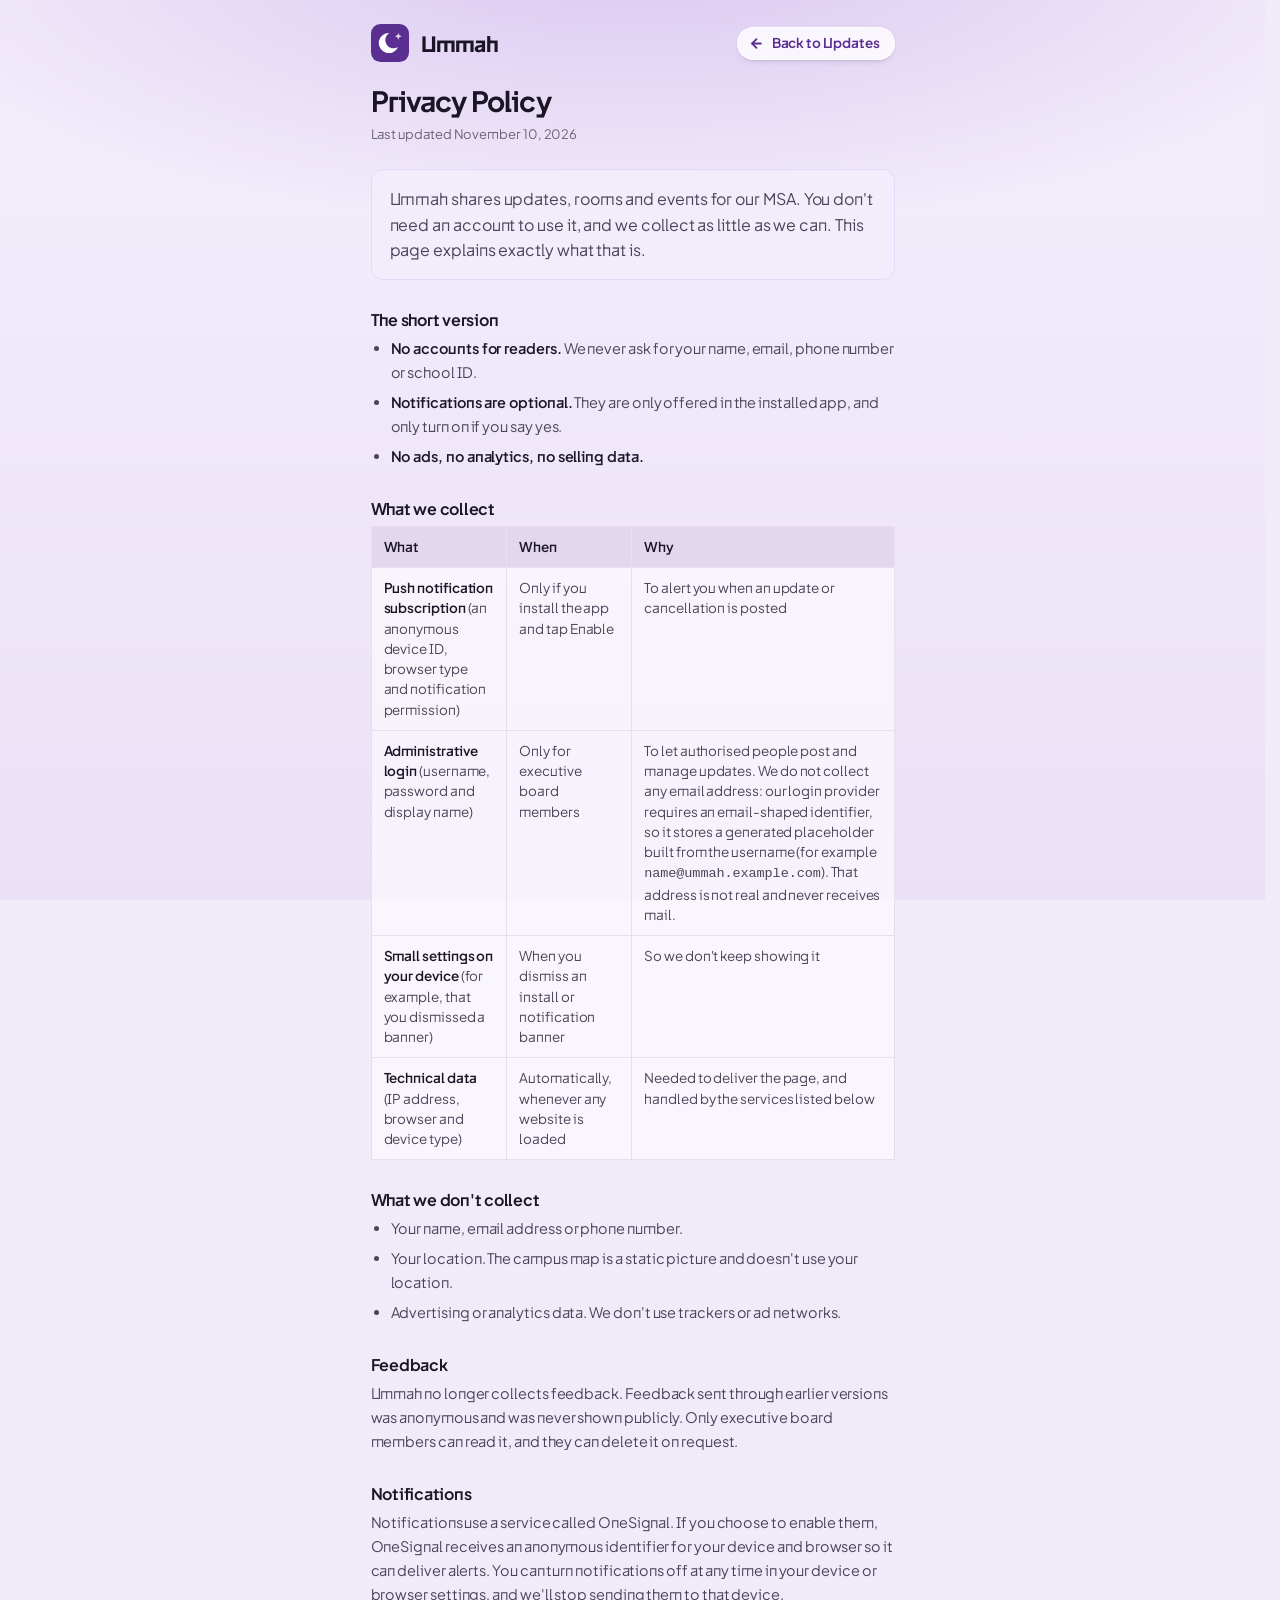
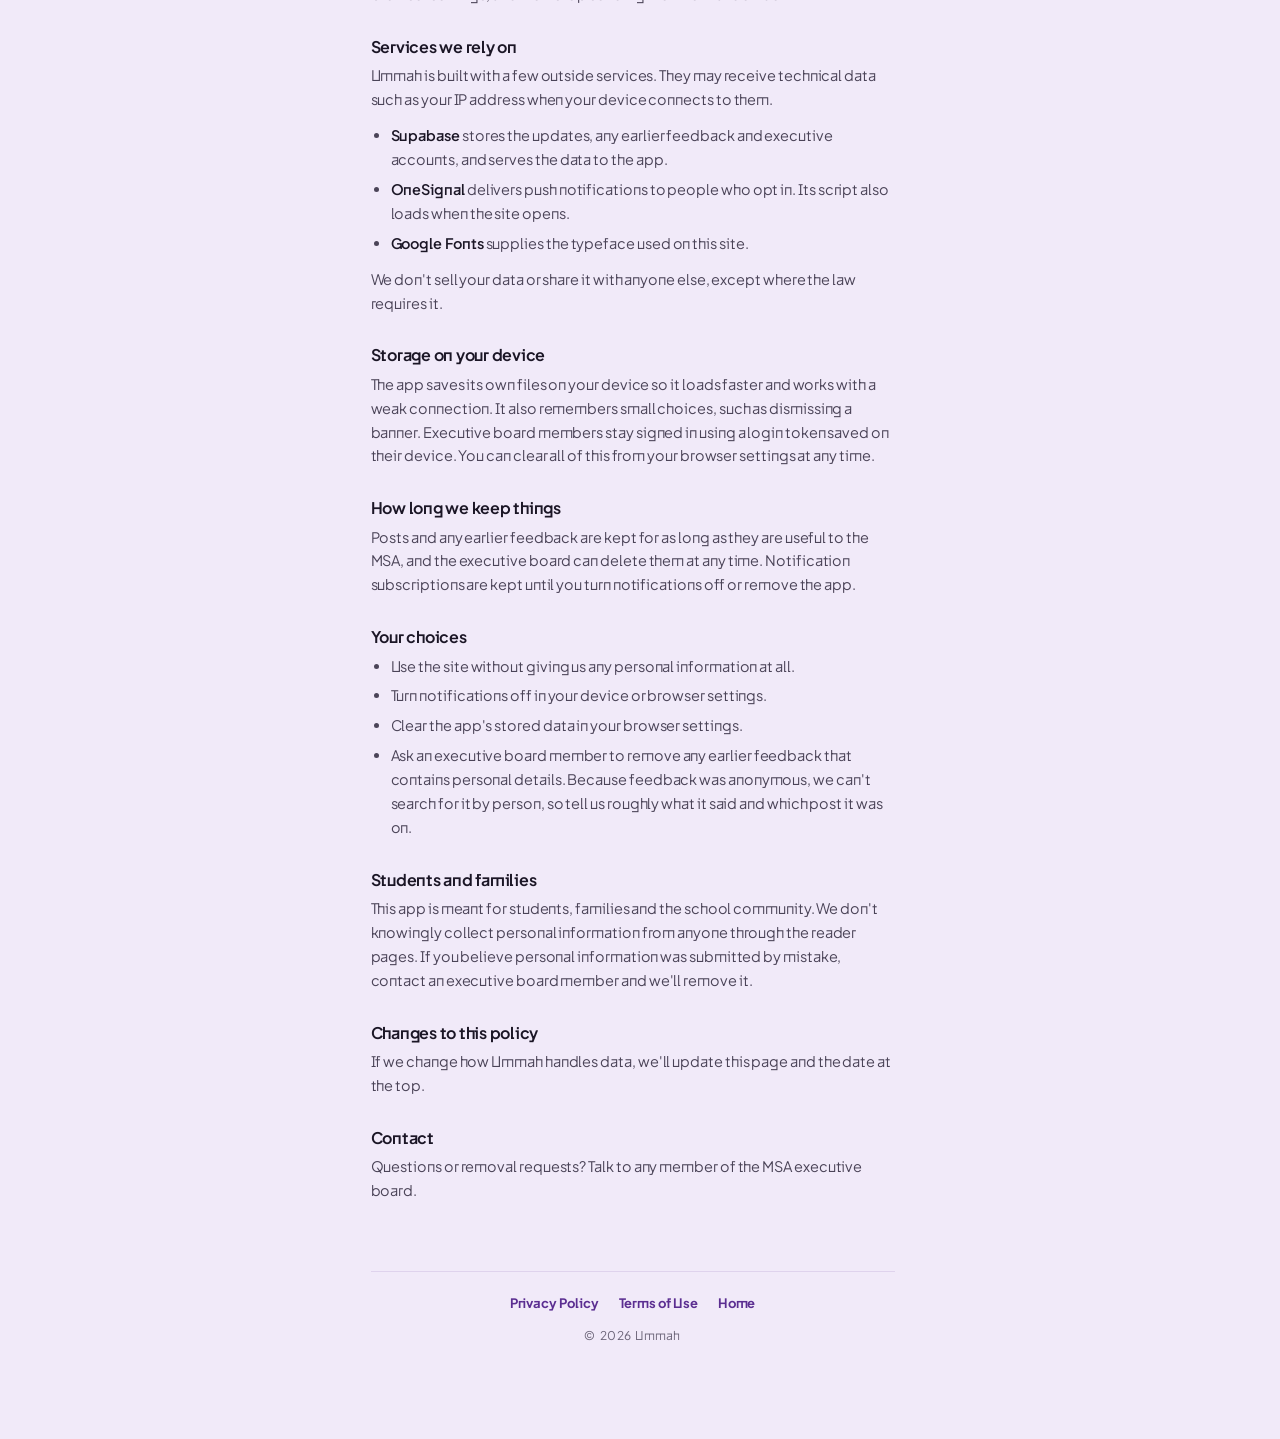
<file: privacy.html>
<!DOCTYPE html>
<html lang="en">
<head>
<meta charset="utf-8">
<meta name="viewport" content="width=device-width, initial-scale=1, viewport-fit=cover">
<title>Privacy Policy — Ummah</title>
<meta name="description" content="How Ummah handles your data: what we collect, why, and the choices you have.">
<link rel="stylesheet" href="assets/css/app.css?v=113">
<link rel="icon" type="image/svg+xml" href="assets/icons/logo.svg">
<link rel="icon" href="assets/icons/icon-192.png">
<meta name="theme-color" content="#5b2e91">
</head>
<body>
<div class="app">
  <header class="app-header">
    <a href="index.html" class="app-title" aria-label="Ummah" style="text-decoration:none;color:inherit"><span class="app-name">Ummah</span></a>
    <a href="index.html" class="back-link"><svg width="15" height="15" viewBox="0 0 24 24" fill="none" stroke="currentColor" stroke-width="2.75" stroke-linecap="round" stroke-linejoin="round" aria-hidden="true"><path d="m12 19-7-7 7-7"/><path d="M19 12H5"/></svg>Back to Updates</a>
  </header>

  <main class="legal">
    <h1>Privacy Policy</h1>
    <p class="legal-meta">Last updated November 10, 2026</p>

    <p class="legal-lede">Ummah shares updates, rooms and events for our MSA. You don't need an account to use it, and we collect as little as we can. This page explains exactly what that is.</p>

    <h2>The short version</h2>
    <ul>
      <li><strong>No accounts for readers.</strong> We never ask for your name, email, phone number or school ID.</li>
      <li><strong>Notifications are optional.</strong> They are only offered in the installed app, and only turn on if you say yes.</li>
      <li><strong>No ads, no analytics, no selling data.</strong></li>
    </ul>

    <h2>What we collect</h2>
    <table>
      <thead><tr><th>What</th><th>When</th><th>Why</th></tr></thead>
      <tbody>
        <tr><td data-label="What"><strong>Push notification subscription</strong> (an anonymous device ID, browser type and notification permission)</td><td data-label="When">Only if you install the app and tap Enable</td><td data-label="Why">To alert you when an update or cancellation is posted</td></tr>
        <tr><td data-label="What"><strong>Administrative login</strong> (username, password and display name)</td><td data-label="When">Only for executive board members</td><td data-label="Why">To let authorised people post and manage updates. We do not collect any email address: our login provider requires an email-shaped identifier, so it stores a generated placeholder built from the username (for example <code>name@ummah.example.com</code>). That address is not real and never receives mail.</td></tr>
        <tr><td data-label="What"><strong>Small settings on your device</strong> (for example, that you dismissed a banner)</td><td data-label="When">When you dismiss an install or notification banner</td><td data-label="Why">So we don't keep showing it</td></tr>
        <tr><td data-label="What"><strong>Technical data</strong> (IP address, browser and device type)</td><td data-label="When">Automatically, whenever any website is loaded</td><td data-label="Why">Needed to deliver the page, and handled by the services listed below</td></tr>
      </tbody>
    </table>

    <h2>What we don't collect</h2>
    <ul>
      <li>Your name, email address or phone number.</li>
      <li>Your location. The campus map is a static picture and doesn't use your location.</li>
      <li>Advertising or analytics data. We don't use trackers or ad networks.</li>
    </ul>

    <h2>Feedback</h2>
    <p>Ummah no longer collects feedback. Feedback sent through earlier versions was anonymous and was never shown publicly. Only executive board members can read it, and they can delete it on request.</p>

    <h2>Notifications</h2>
    <p>Notifications use a service called OneSignal. If you choose to enable them, OneSignal receives an anonymous identifier for your device and browser so it can deliver alerts. You can turn notifications off at any time in your device or browser settings, and we'll stop sending them to that device.</p>

    <h2>Services we rely on</h2>
    <p>Ummah is built with a few outside services. They may receive technical data such as your IP address when your device connects to them.</p>
    <ul>
      <li><strong>Supabase</strong> stores the updates, any earlier feedback and executive accounts, and serves the data to the app.</li>
      <li><strong>OneSignal</strong> delivers push notifications to people who opt in. Its script also loads when the site opens.</li>
      <li><strong>Google Fonts</strong> supplies the typeface used on this site.</li>
    </ul>
    <p>We don't sell your data or share it with anyone else, except where the law requires it.</p>

    <h2>Storage on your device</h2>
    <p>The app saves its own files on your device so it loads faster and works with a weak connection. It also remembers small choices, such as dismissing a banner. Executive board members stay signed in using a login token saved on their device. You can clear all of this from your browser settings at any time.</p>

    <h2>How long we keep things</h2>
    <p>Posts and any earlier feedback are kept for as long as they are useful to the MSA, and the executive board can delete them at any time. Notification subscriptions are kept until you turn notifications off or remove the app.</p>

    <h2>Your choices</h2>
    <ul>
      <li>Use the site without giving us any personal information at all.</li>
      <li>Turn notifications off in your device or browser settings.</li>
      <li>Clear the app's stored data in your browser settings.</li>
      <li>Ask an executive board member to remove any earlier feedback that contains personal details. Because feedback was anonymous, we can't search for it by person, so tell us roughly what it said and which post it was on.</li>
    </ul>

    <h2>Students and families</h2>
    <p>This app is meant for students, families and the school community. We don't knowingly collect personal information from anyone through the reader pages. If you believe personal information was submitted by mistake, contact an executive board member and we'll remove it.</p>

    <h2>Changes to this policy</h2>
    <p>If we change how Ummah handles data, we'll update this page and the date at the top.</p>

    <h2>Contact</h2>
    <p>Questions or removal requests? Talk to any member of the MSA executive board.</p>
  </main>

  <footer class="app-footer">
    <nav class="footer-links" aria-label="Footer">
      <a href="privacy.html">Privacy Policy</a>
      <a href="terms.html">Terms of Use</a>
      <a href="index.html">Home</a>
    </nav>
    <p class="footer-copy">© 2026 Ummah</p>
  </footer>
</div>
</body>
</html>
</file>
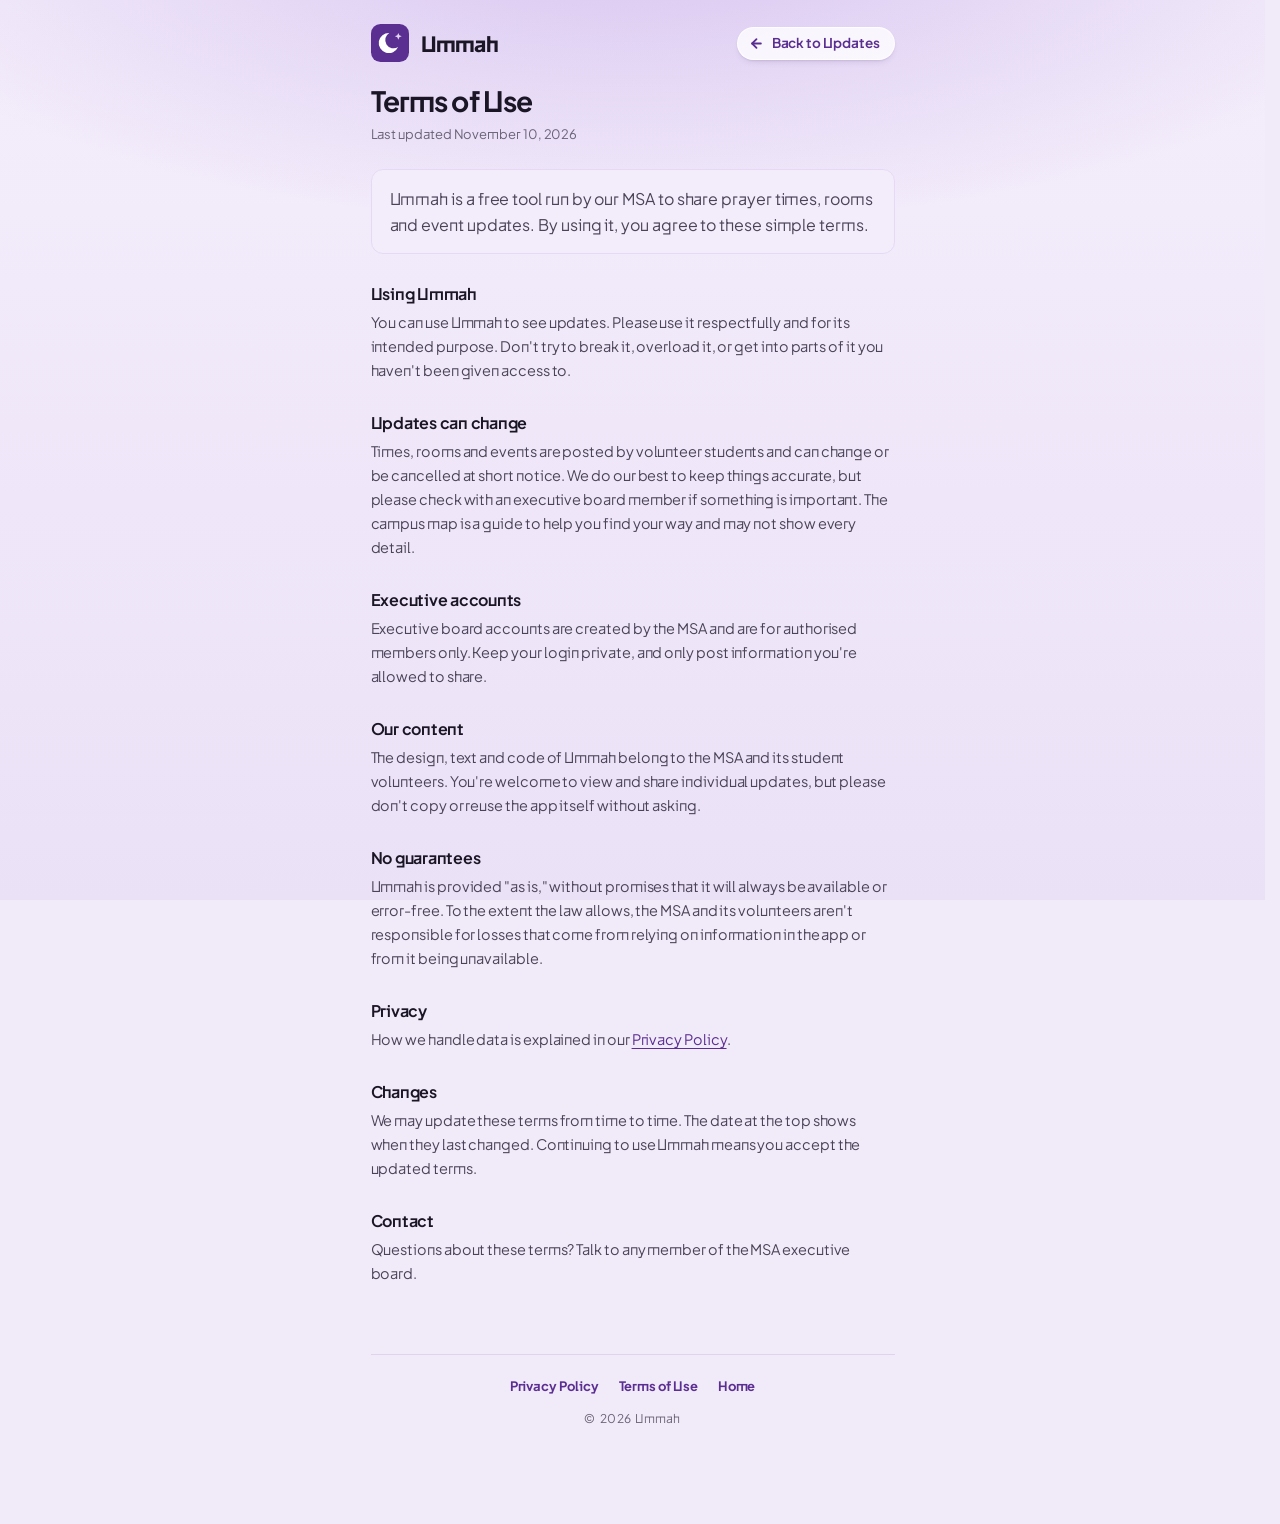
<file: terms.html>
<!DOCTYPE html>
<html lang="en">
<head>
<meta charset="utf-8">
<meta name="viewport" content="width=device-width, initial-scale=1, viewport-fit=cover">
<title>Terms of Use — Ummah</title>
<meta name="description" content="The simple ground rules for using Ummah.">
<link rel="stylesheet" href="assets/css/app.css?v=113">
<link rel="icon" type="image/svg+xml" href="assets/icons/logo.svg">
<link rel="icon" href="assets/icons/icon-192.png">
<meta name="theme-color" content="#5b2e91">
</head>
<body>
<div class="app">
  <header class="app-header">
    <a href="index.html" class="app-title" aria-label="Ummah" style="text-decoration:none;color:inherit"><span class="app-name">Ummah</span></a>
    <a href="index.html" class="back-link"><svg width="15" height="15" viewBox="0 0 24 24" fill="none" stroke="currentColor" stroke-width="2.75" stroke-linecap="round" stroke-linejoin="round" aria-hidden="true"><path d="m12 19-7-7 7-7"/><path d="M19 12H5"/></svg>Back to Updates</a>
  </header>

  <main class="legal">
    <h1>Terms of Use</h1>
    <p class="legal-meta">Last updated November 10, 2026</p>

    <p class="legal-lede">Ummah is a free tool run by our MSA to share prayer times, rooms and event updates. By using it, you agree to these simple terms.</p>

    <h2>Using Ummah</h2>
    <p>You can use Ummah to see updates. Please use it respectfully and for its intended purpose. Don't try to break it, overload it, or get into parts of it you haven't been given access to.</p>

    <h2>Updates can change</h2>
    <p>Times, rooms and events are posted by volunteer students and can change or be cancelled at short notice. We do our best to keep things accurate, but please check with an executive board member if something is important. The campus map is a guide to help you find your way and may not show every detail.</p>

    <h2>Executive accounts</h2>
    <p>Executive board accounts are created by the MSA and are for authorised members only. Keep your login private, and only post information you're allowed to share.</p>

    <h2>Our content</h2>
    <p>The design, text and code of Ummah belong to the MSA and its student volunteers. You're welcome to view and share individual updates, but please don't copy or reuse the app itself without asking.</p>

    <h2>No guarantees</h2>
    <p>Ummah is provided "as is," without promises that it will always be available or error-free. To the extent the law allows, the MSA and its volunteers aren't responsible for losses that come from relying on information in the app or from it being unavailable.</p>

    <h2>Privacy</h2>
    <p>How we handle data is explained in our <a href="privacy.html">Privacy Policy</a>.</p>

    <h2>Changes</h2>
    <p>We may update these terms from time to time. The date at the top shows when they last changed. Continuing to use Ummah means you accept the updated terms.</p>

    <h2>Contact</h2>
    <p>Questions about these terms? Talk to any member of the MSA executive board.</p>
  </main>

  <footer class="app-footer">
    <nav class="footer-links" aria-label="Footer">
      <a href="privacy.html">Privacy Policy</a>
      <a href="terms.html">Terms of Use</a>
      <a href="index.html">Home</a>
    </nav>
    <p class="footer-copy">© 2026 Ummah</p>
  </footer>
</div>
</body>
</html>
</file>
<file: assets/css/app.css>
/* Ummah — styles */
@import url('https://fonts.googleapis.com/css2?family=Plus+Jakarta+Sans:wght@300..800&display=swap');

:root {
  --ink: #1b1626;
  --ink-2: #4b4458;
  --ink-3: #7a7388;
  --bg: #f7f3fc;          /* very light purple page */
  --surface: #ffffff;
  --surface-2: #f0eaf8;
  --line: #e7def2;
  --line-2: #d6cbe6;

  --brand: #5b2e91;       /* the original dark purple */
  --brand-600: #4c2579;
  --brand-50: #f3edfb;
  --brand-100: #e6d9f5;
  --on-brand: #ffffff;

  --danger: #c0392b;
  --hero-bg: #5b2e91;
  --hero-border: transparent;
  --shimmer: rgba(255, 255, 255, .7);
  --shadow-card: none;

  --type-prayer-hero: #5b2e91;       --type-prayer-chip: #e2d6f2;       --type-prayer-icon: #5b2e91;
  --type-social-hero: #a0357f;       --type-social-chip: #f3d6ea;       --type-social-icon: #a0357f;
  --type-announcement-hero: #7a4bd0; --type-announcement-chip: #e6dcf8; --type-announcement-icon: #6a3dbd;
  --type-exec_meeting-hero: #34205c; --type-exec_meeting-chip: #d8cfe8; --type-exec_meeting-icon: #34205c;
  --type-prayer-list: var(--surface);
  --type-social-list: var(--surface);
  --type-announcement-list: var(--surface);
  --type-exec_meeting-list: var(--surface);

  /* legacy aliases */
  --color-bg: var(--bg);
  --color-text: var(--ink);
  --color-accent: var(--brand);
  --color-danger: var(--danger);
  --color-neutral-100: var(--surface-2);
  --color-neutral-200: var(--surface-2);
  --color-neutral-300: var(--line);
  --color-neutral-400: var(--line-2);
  --color-neutral-500: #a39bb2;
  --color-neutral-600: var(--ink-3);
  --color-neutral-700: var(--ink-2);

  --font-body: "Inter", system-ui, -apple-system, "Segoe UI", sans-serif;
  --ease: cubic-bezier(.2, .7, .2, 1);
  --r-sm: 8px;
  --r-md: 12px;
  --r-lg: 18px;
}

*, *::before, *::after { box-sizing: border-box; }
html { -webkit-text-size-adjust: 100%; }
body {
  margin: 0; background: var(--bg); color: var(--ink);
  font-family: var(--font-body); font-size: 15px; line-height: 1.5; font-weight: 400;
  -webkit-font-smoothing: antialiased;
}
h1, h2, h3, h4 { font-weight: 600; line-height: 1.2; letter-spacing: -0.015em; margin: 0 0 8px; }
p { margin: 0 0 12px; }
a { color: var(--brand); text-underline-offset: 3px; }
[hidden] { display: none !important; }
img { display: block; max-width: 100%; }
:focus { outline: none; }
:focus-visible { outline: 2px solid var(--brand); outline-offset: 2px; border-radius: 4px; }

/* ══════════════ Buttons & forms ══════════════ */

.btn {
  display: inline-flex; align-items: center; justify-content: center; gap: 6px;
  cursor: pointer; text-decoration: none;
  font-family: var(--font-body); font-weight: 500; font-size: 14px; line-height: 1.2; color: var(--ink);
  background: transparent; border: 1px solid transparent;
  padding: 10px 16px; border-radius: var(--r-sm);
  transition: background-color .15s var(--ease), border-color .15s var(--ease), color .15s var(--ease), transform .15s var(--ease);
}
.btn svg { display: block; }
.btn:disabled { opacity: .45; cursor: not-allowed; }
.btn-primary { background: var(--brand); color: var(--on-brand); }
.btn-primary:hover { background: var(--brand-600); }
.btn-secondary { border-color: var(--line-2); background: var(--surface); }
.btn-secondary:hover { background: var(--brand-50); border-color: var(--brand-100); }

.field > label { display: block; font-size: 12.5px; font-weight: 500; margin-bottom: 6px; color: var(--ink-2); }
.input {
  width: 100%; min-height: 40px; padding: 8px 12px; font: inherit; font-size: 14px;
  color: var(--ink); caret-color: var(--brand); background: var(--surface);
  border: 1px solid var(--line-2); border-radius: var(--r-sm);
  transition: border-color .15s var(--ease), box-shadow .15s var(--ease);
}
.input:hover { border-color: var(--ink-3); }
.input:focus-visible { border-color: var(--brand); box-shadow: 0 0 0 3px color-mix(in srgb, var(--brand) 18%, transparent); outline: none; }
textarea.input { min-height: 96px; resize: vertical; }

/* ══════════════ App shell ══════════════ */

.app { max-width: 560px; margin: 0 auto; padding: 0 18px calc(32px + env(safe-area-inset-bottom)); }

.app-header, .exec-topbar {
  position: sticky; top: 0; z-index: 10;
  display: flex; align-items: center; gap: 10px;
  margin: 0 -18px 20px; padding: calc(14px + env(safe-area-inset-top)) 18px 14px;
  background: color-mix(in srgb, var(--bg) 86%, transparent);
  -webkit-backdrop-filter: saturate(1.4) blur(12px); backdrop-filter: saturate(1.4) blur(12px);
  border-bottom: 1px solid var(--line);
}
.app-title { display: flex; align-items: center; gap: 10px; font-weight: 700; font-size: 17px; letter-spacing: -0.02em; }
.app-title::before { content: ""; width: 28px; height: 28px; flex: none; background: url("../icons/logo.svg") center / contain no-repeat; }
.exec-link { margin-left: auto; font-size: 13px; color: var(--ink-3); text-decoration: none; }
.exec-link:hover { color: var(--brand); }

.section-heading { display: flex; align-items: baseline; gap: 8px; margin-bottom: 12px; }
.section-heading .label { font-size: 11.5px; font-weight: 600; letter-spacing: .08em; text-transform: uppercase; color: var(--ink-3); }
.section-heading .count { font-size: 11.5px; color: var(--ink-3); }
.divider { height: 1px; background: var(--line); margin: 26px 0; }
.date-heading { font-size: 12px; font-weight: 500; color: var(--ink-3); margin-bottom: 8px; }

/* ══════════════ Hero card ══════════════ */

.hero-card { position: relative; overflow: hidden; color: #fff; border-radius: 20px; margin-bottom: 26px; background: var(--hero-bg) !important; border: 1px solid var(--hero-border); }
.hero-banner { display: none; }
.hero-body { position: relative; padding: 22px; }
.hero-top { display: flex; gap: 14px; align-items: flex-start; margin-bottom: 16px; }
.hero-icon { width: 44px; height: 44px; flex: none; border-radius: var(--r-md); background: rgba(255,255,255,.16); display: grid; place-items: center; color: inherit; }
.hero-kicker { font-size: 11px; font-weight: 600; letter-spacing: .08em; text-transform: uppercase; opacity: .85; }
.hero-title { font-size: 25px; font-weight: 650; line-height: 1.15; letter-spacing: -0.025em; margin-top: 4px; }
.hero-chips { display: flex; flex-wrap: wrap; gap: 8px; font-size: 13px; }
.chip { display: inline-flex; align-items: center; gap: 6px; background: rgba(255,255,255,.16); padding: 5px 11px; border-radius: var(--r-sm); font-weight: 500; }
.hero-notes { font-size: 14px; line-height: 1.55; margin: 16px 0 0; opacity: .95; }
.hero-footer { display: flex; align-items: center; gap: 10px; margin-top: 18px; padding-top: 16px; border-top: 1px solid rgba(255,255,255,.2); font-size: 12px; }
.hero-footer .btn { margin-left: auto; background: #fff; color: #0a0a0a; font-size: 13px; padding: 8px 14px; }
.hero-footer .btn:hover { background: #ececec; }

.hero-empty {
  border-radius: var(--r-lg); background: var(--surface); border: 1px dashed var(--line-2);
  padding: 32px 20px; margin-bottom: 26px; text-align: center; color: var(--ink-3);
}
.hero-empty svg { margin: 0 auto 10px; }

/* ══════════════ List cards ══════════════ */

.list-card, .hist-card, .exec-card, .exec-cancelled-card, .empty-state, .feedback-entry {
  background: var(--surface); border: 1px solid var(--line); border-radius: var(--r-md); box-shadow: var(--shadow-card);
}
.list-card { padding: 16px; display: flex; gap: 14px; margin-bottom: 10px; transition: border-color .15s var(--ease); }
.list-card:hover, .exec-card:hover, .exec-cancelled-card:hover { border-color: var(--line-2); }
.list-icon, .hist-icon, .exec-card-icon {
  flex: none; display: grid; place-items: center; border-radius: 10px;
  background: color-mix(in srgb, currentColor 12%, var(--surface));
}
.list-icon { width: 38px; height: 38px; }
.list-body { flex: 1; min-width: 0; }
.list-kicker { font-size: 11px; font-weight: 600; letter-spacing: .06em; text-transform: uppercase; }
.list-title { font-weight: 600; font-size: 15.5px; margin-top: 2px; }
.list-meta { font-size: 13px; color: var(--ink-2); margin-top: 2px; }
.list-notes { font-size: 13px; color: var(--ink-2); margin: 8px 0 0; }
.list-updated { font-size: 11.5px; color: var(--ink-3); margin-top: 10px; }

.hist-card { overflow: hidden; margin-bottom: 10px; }
.hist-card .list-card, .exec-cancelled-card .exec-card { border: 0; border-radius: 0; box-shadow: none; margin-bottom: 0; }
.hist-row { padding: 14px 16px; display: flex; gap: 12px; align-items: center; }
.hist-icon { width: 32px; height: 32px; }
.hist-title { font-weight: 600; font-size: 14.5px; }
.hist-meta { font-size: 12px; color: var(--ink-3); }
.hist-group { display: grid; gap: 10px; margin-bottom: 16px; }

.cancelled-banner { background: var(--danger); color: #fff; font-size: 11.5px; font-weight: 600; letter-spacing: .04em; padding: 6px 16px; display: flex; align-items: center; gap: 6px; }

.empty-state { padding: 18px; display: flex; align-items: center; gap: 12px; color: var(--ink-3); background: var(--color-neutral-100); box-shadow: none; }
.empty-state svg { flex: none; }
.empty-state .title { font-size: 13.5px; }

.load-more { width: 100%; background: var(--surface); border-color: var(--line-2); font-size: 13px; }
.load-more:hover { background: var(--brand-50); }

/* ══════════════ Feedback ══════════════ */

.feedback-toggle { margin-left: auto; background: #fff; color: #0a0a0a; font-size: 12.5px; padding: 7px 12px; border: 0; }
.feedback-row { overflow: hidden; max-height: 0; margin-top: 0; transition: max-height .22s var(--ease), margin .22s var(--ease); }
.feedback-row.open { max-height: 420px; margin-top: 12px; }
.feedback-form { background: var(--surface); color: var(--ink); border: 1px solid var(--line); border-radius: var(--r-md); padding: 14px; display: grid; gap: 12px; }
.rating-row { display: flex; gap: 6px; align-items: center; font-size: 12.5px; color: var(--ink-2); }
.rating-star {
  width: 30px; height: 30px; border-radius: var(--r-sm); border: 1px solid var(--line-2); background: var(--surface);
  cursor: pointer; display: grid; place-items: center; font-size: 13px; color: var(--ink-3);
  transition: background-color .15s var(--ease), border-color .15s var(--ease), color .15s var(--ease);
}
.rating-star:hover { border-color: var(--brand); }
.rating-star.selected { background: var(--brand); border-color: var(--brand); color: var(--on-brand); }
.feedback-sent { font-size: 13px; color: var(--brand); }
.feedback-error { font-size: 12.5px; color: var(--danger); }

/* ══════════════ Skeleton ══════════════ */

.skeleton { background: var(--color-neutral-200); border-radius: var(--r-lg); overflow: hidden; position: relative; }
.skeleton::after { content: ""; position: absolute; inset: 0; background: linear-gradient(90deg, transparent, var(--shimmer), transparent); animation: shimmer 1.6s ease-in-out infinite; }
@keyframes shimmer { from { transform: translateX(-100%); } to { transform: translateX(100%); } }
.skeleton-hero { height: 260px; margin-bottom: 24px; }
.skeleton-line { height: 80px; margin-bottom: 10px; border-radius: var(--r-md); }

.chev { transition: transform .18s var(--ease); }
.chev.open { transform: rotate(180deg); }

/* ══════════════ Exec: login ══════════════ */

.login-wrap { display: flex; align-items: center; justify-content: center; min-height: 80vh; }
.login-card { width: 100%; max-width: 380px; background: var(--surface); border: 1px solid var(--line); border-radius: var(--r-lg); padding: 26px 24px; box-shadow: var(--shadow-card); }
.login-title { font-size: 22px; font-weight: 650; letter-spacing: -0.02em; margin-bottom: 4px; }
.login-sub { font-size: 13px; color: var(--ink-3); margin-bottom: 20px; }
.error-banner { background: color-mix(in srgb, var(--danger) 12%, var(--surface)); color: var(--danger); font-size: 13px; border-radius: var(--r-sm); padding: 10px 12px; margin-bottom: 12px; }

/* ══════════════ Exec: top bar & new post ══════════════ */

.logout-link { margin-left: auto; font-size: 13px; background: none; border: 0; cursor: pointer; color: var(--ink-3); font-family: var(--font-body); transition: color .15s var(--ease); }
.logout-link:hover { color: var(--brand); }

.new-post-box { background: var(--surface); border: 1px solid var(--line); border-radius: var(--r-md); box-shadow: var(--shadow-card); padding: 16px; margin-bottom: 22px; }
.new-post-toggle { display: flex; align-items: center; gap: 10px; width: 100%; background: none; border: 0; cursor: pointer; padding: 0; font-family: var(--font-body); color: var(--ink); }
.new-post-toggle .plus-icon { color: var(--on-brand); background: var(--brand); width: 26px; height: 26px; border-radius: 8px; display: grid; place-items: center; }
.new-post-toggle .label { font-weight: 600; font-size: 14.5px; }
.new-post-toggle .chev { margin-left: auto; color: var(--ink-3); transform: rotate(180deg); }
.new-post-toggle .chev.collapsed { transform: rotate(0deg); }

.post-form { overflow: hidden; max-height: 0; transition: max-height .22s var(--ease), margin-top .22s var(--ease); }
.post-form.open { max-height: 900px; margin-top: 16px; }
.type-grid { display: grid; grid-template-columns: 1fr 1fr; gap: 8px; margin-bottom: 16px; }
.type-option { font-size: 13px; text-align: center; padding: 10px; border-radius: var(--r-sm); background: var(--surface); color: var(--ink-2); border: 1px solid var(--line-2); cursor: pointer; font-family: var(--font-body); transition: background-color .15s var(--ease), border-color .15s var(--ease), color .15s var(--ease); }
.type-option:hover { border-color: var(--brand); }
.type-option.selected { background: var(--brand); color: var(--on-brand); font-weight: 500; border-color: var(--brand); }
.form-grid { display: grid; gap: 12px; }
.form-hint { font-size: 12px; color: var(--ink-3); }
.form-actions { display: flex; gap: 8px; }
.form-actions .btn-primary { flex: 1; }

.toggle-row { display: flex; align-items: center; gap: 10px; font-size: 13.5px; cursor: pointer; }
.toggle-row input { position: absolute; opacity: 0; width: 0; height: 0; }
.toggle-track { width: 38px; height: 22px; border-radius: 999px; background: var(--line-2); position: relative; flex: none; transition: background-color .15s var(--ease); }
.toggle-thumb { position: absolute; top: 3px; left: 3px; width: 16px; height: 16px; border-radius: 999px; background: #fff; box-shadow: 0 1px 2px rgba(0,0,0,.2); transition: left .15s var(--ease); }
.toggle-row input:checked + .toggle-track { background: var(--brand); }
.toggle-row input:checked + .toggle-track .toggle-thumb { left: 19px; }
.toggle-row input:focus-visible + .toggle-track { box-shadow: 0 0 0 3px color-mix(in srgb, var(--brand) 25%, transparent); }

/* ══════════════ Exec: events list & detail ══════════════ */

.exec-card, .exec-cancelled-card { cursor: pointer; transition: border-color .15s var(--ease); }
.exec-card { padding: 14px 16px; display: flex; gap: 12px; align-items: center; margin-bottom: 10px; }
.exec-card-icon { width: 36px; height: 36px; }
.exec-card-body { flex: 1; min-width: 0; }
.exec-card-title { font-weight: 600; font-size: 15px; }
.exec-card-meta { font-size: 12px; color: var(--ink-3); }
.exec-card.deleted { background: var(--color-neutral-200); filter: grayscale(1); opacity: .7; box-shadow: none; }
.exec-card.deleted .exec-card-icon { background: var(--line-2); color: var(--ink-2); }
.badge-pill { font-size: 11px; font-weight: 600; padding: 3px 9px; border-radius: 6px; flex: none; }
.badge-exec { background: var(--brand-100); color: var(--type-exec_meeting-icon); }
.badge-deleted { background: var(--line-2); color: var(--ink-2); }
.exec-cancelled-card { overflow: hidden; margin-bottom: 10px; }

.back-link { display: inline-flex; align-items: center; gap: 7px; font-size: 13px; text-decoration: none; color: var(--ink-3); margin-bottom: 16px; background: none; border: 0; cursor: pointer; padding: 0; font-family: var(--font-body); transition: color .15s var(--ease); }
.back-link:hover { color: var(--brand); }

.detail-meta-grid { display: grid; grid-template-columns: 1fr 1fr; gap: 14px; margin-top: 18px; padding-top: 16px; border-top: 1px solid rgba(255,255,255,.22); font-size: 13px; }
.detail-meta-label { font-size: 11.5px; font-weight: 500; opacity: .8; margin-bottom: 2px; }

.feedback-entry { padding: 14px 16px; display: flex; gap: 10px; margin-bottom: 10px; }
.feedback-entry-body { font-size: 13.5px; margin: 0; }
.feedback-entry-meta { font-size: 11.5px; color: var(--ink-3); margin-top: 8px; }

.detail-actionbar { display: flex; gap: 8px; margin-top: 22px; padding-top: 16px; border-top: 1px solid var(--line); }
.detail-actionbar .btn { flex: 1; }
.btn-cancel-action { border: 1px solid var(--danger); color: var(--danger); background: transparent; }
.btn-cancel-action:hover { background: color-mix(in srgb, var(--danger) 12%, var(--surface)); }
.btn-delete-action { background: var(--danger); color: #fff; }
.btn-pin-action { display: inline-flex; align-items: center; justify-content: center; gap: 6px; border: 1px solid var(--brand); color: var(--brand); background: transparent; }
.btn-pin-action:hover { background: color-mix(in srgb, var(--brand) 10%, var(--surface)); }
.btn-restore-action { border: 1px solid var(--line-2); color: var(--ink); background: var(--surface); }

/* ══════════════ Realtime ══════════════ */

.new-update-pill { position: sticky; top: 72px; z-index: 5; display: flex; margin: 0 0 14px; justify-content: center; }
.new-update-pill button { display: inline-flex; align-items: center; gap: 6px; background: var(--brand); color: var(--on-brand); font-family: var(--font-body); font-size: 13px; font-weight: 500; border: 0; border-radius: 999px; padding: 9px 18px; cursor: pointer; animation: pill-in .18s var(--ease); }
.new-update-pill button:hover { background: var(--brand-600); }
@keyframes pill-in { from { opacity: 0; transform: translateY(-6px); } to { opacity: 1; transform: none; } }

/* removal animation: see "Round 12" at the end of this file */

/* ══════════════ PWA banners ══════════════ */

.install-banner { position: relative; display: flex; align-items: flex-start; gap: 12px; background: var(--brand-50); border: 1px solid var(--brand-100); border-radius: var(--r-md); padding: 14px 40px 14px 14px; margin-bottom: 18px; color: var(--ink); }
.install-banner > svg { flex: none; margin-top: 2px; color: var(--brand); }
.install-copy { flex: 1; min-width: 0; }
.install-title { font-weight: 600; font-size: 14px; }
.install-sub { font-size: 13px; color: var(--ink-2); margin-top: 3px; line-height: 1.5; }
.install-banner .btn-primary { flex: none; font-size: 13px; padding: 8px 14px; align-self: center; }
.install-steps { margin: 6px 0 0; padding-left: 18px; }
.install-steps li { margin-bottom: 3px; }
.install-steps svg { vertical-align: -2px; }
.install-dismiss { position: absolute; top: 10px; right: 10px; background: none; border: 0; color: var(--ink-3); cursor: pointer; padding: 4px; line-height: 0; }
.install-dismiss:hover { color: var(--ink); }

/* ══════════════ Footer ══════════════ */

.app-footer { margin-top: 48px; padding-top: 22px; border-top: 1px solid var(--line); text-align: center; }
.footer-links { display: flex; flex-wrap: wrap; justify-content: center; gap: 6px 20px; margin-bottom: 14px; }
.footer-links a { font-size: 13px; font-weight: 500; color: var(--ink-2); text-decoration: none; }
.footer-links a:hover { color: var(--brand); text-decoration: underline; }
.footer-note { font-size: 12px; color: var(--ink-3); margin: 0 0 4px; }
.footer-copy { font-size: 12px; color: var(--ink-3); margin: 0; }

/* ══════════════ Legal pages ══════════════ */

.legal { padding-bottom: 8px; }
.legal h1 { font-size: 28px; font-weight: 700; letter-spacing: -0.03em; margin-bottom: 6px; }
.legal .legal-meta { font-size: 13px; color: var(--ink-3); margin-bottom: 24px; }
.legal .legal-lede { font-size: 16px; color: var(--ink-2); line-height: 1.6; padding: 16px 18px; background: var(--brand-50); border: 1px solid var(--brand-100); border-radius: var(--r-md); margin-bottom: 8px; }
.legal h2 { font-size: 16px; font-weight: 650; margin: 30px 0 8px; }
.legal p, .legal li { font-size: 14.5px; line-height: 1.65; color: var(--ink-2); }
.legal ul { margin: 0 0 12px; padding-left: 20px; }
.legal li { margin-bottom: 6px; }
.legal strong { color: var(--ink); font-weight: 600; }
.legal table { width: 100%; border-collapse: collapse; margin: 8px 0 14px; font-size: 13.5px; }
.legal th, .legal td { text-align: left; vertical-align: top; padding: 10px 12px; border: 1px solid var(--line); }
.legal th { background: var(--brand-50); color: var(--ink); font-weight: 600; }
.legal td { color: var(--ink-2); background: var(--surface); }

/* ══════════════ Motion ══════════════ */


@media (prefers-reduced-motion: reduce) {
  *, *::before, *::after { animation-duration: .01ms !important; animation-iteration-count: 1 !important; transition-duration: .01ms !important; }
}

/* ══════════════ Tabs ══════════════ */

.tabs { display: flex; gap: 26px; margin-bottom: 24px; border-bottom: 1px solid var(--line); }
.tab { margin-bottom: -1px; padding: 10px 2px; border-bottom: 2px solid transparent; font-size: 14.5px; font-weight: 500; color: var(--ink-3); text-decoration: none; transition: color .15s var(--ease), border-color .15s var(--ease); }
.tab:hover { color: var(--ink); }
.tab[aria-current="page"] { color: var(--brand); border-bottom-color: var(--brand); font-weight: 600; }

/* ══════════════ Calendar ══════════════ */

.cal-head { display: flex; align-items: center; justify-content: space-between; gap: 12px; margin-bottom: 16px; }
.cal-month { font-size: 26px; font-weight: 700; letter-spacing: -0.03em; line-height: 1.1; }
.cal-month span { color: var(--ink-3); font-weight: 500; }
.cal-nav { display: flex; gap: 8px; align-items: center; }
.cal-nav .btn { height: 40px; padding: 0 14px; font-size: 13.5px; }
.cal-arrow { width: 40px; padding: 0 !important; }
.cal-prev svg { transform: rotate(90deg); }
.cal-next svg { transform: rotate(-90deg); }

.cal-grid { display: grid; grid-template-columns: repeat(7, minmax(0, 1fr)); gap: 0; transition: opacity .2s var(--ease); }
.cal-grid.is-loading { opacity: .6; }
.cal-weekday { padding: 0 6px 8px; font-size: 11px; font-weight: 600; letter-spacing: .06em; text-transform: uppercase; color: var(--ink-3); border-bottom: 1px solid var(--line); }
.cal-blank { min-height: 88px; border-bottom: 1px solid var(--line); }
.cal-day { display: flex; flex-direction: column; align-items: flex-start; gap: 5px; min-height: 88px; min-width: 0; padding: 8px 6px 6px; text-align: left; font-family: var(--font-body); color: var(--ink-2); background: transparent; border: 0; border-bottom: 1px solid var(--line); border-radius: 0; cursor: pointer; transition: background-color .15s var(--ease); }
.cal-day:hover { background: var(--brand-50); }
.cal-num { min-width: 24px; height: 24px; padding: 0 5px; display: grid; place-items: center; font-size: 13px; font-weight: 500; line-height: 1; border-radius: 999px; }
.cal-day.has .cal-num { color: var(--ink); font-weight: 700; }
.cal-day.today .cal-num { background: var(--brand); color: var(--on-brand); font-weight: 700; }
.cal-day.selected { background: var(--brand-50); border-radius: 12px; border-bottom-color: transparent; }
.cal-chips { display: flex; flex-direction: column; gap: 3px; min-width: 0; width: 100%; }
.cal-chip { display: flex; flex-direction: column; align-items: flex-start; gap: 1px; min-width: 0; width: 100%; overflow: hidden; }
.cal-chip .t { display: flex; align-items: center; gap: 5px; }
.cal-chip i { flex: none; width: 6px; height: 6px; border-radius: 50%; background: var(--c); }
.cal-chip b { font-size: 13px; line-height: 1.25; font-weight: 700; color: var(--ink); font-variant-numeric: tabular-nums; white-space: nowrap; }
.cal-chip .n { max-width: 100%; font-size: 11.5px; line-height: 1.3; color: var(--ink-3); display: -webkit-box; -webkit-line-clamp: 2; -webkit-box-orient: vertical; overflow: hidden; word-break: break-word; }
.cal-chip.is-cancelled { opacity: .5; text-decoration: line-through; }
.cal-more { font-size: 11px; font-weight: 600; color: var(--ink-3); }

@media (max-width: 560px) {
  .cal-weekday { text-align: center; padding: 0 0 8px; }
  .cal-blank, .cal-day { min-height: 74px; }
  .cal-day { align-items: center; padding: 7px 1px 5px; }
  .cal-num { align-self: center; }
  .cal-chips { align-items: center; }
  .cal-chip { align-items: center; }
  .cal-chip i, .cal-chip .n { display: none; }
  .cal-chip b { font-size: 11px; color: var(--c); }
  .cal-more { font-size: 10px; }
}

.seg { display: flex; gap: 20px; margin-bottom: 14px; border-bottom: 1px solid var(--line); }
.seg-btn { margin-bottom: -1px; padding: 8px 2px; border: 0; border-bottom: 2px solid transparent; background: none; border-radius: 0; font-family: var(--font-body); font-size: 14px; font-weight: 500; color: var(--ink-3); cursor: pointer; transition: color .15s var(--ease), border-color .15s var(--ease); }
.seg-btn:hover { color: var(--ink); }
.seg-btn[aria-selected="true"] { color: var(--brand); border-bottom-color: var(--brand); font-weight: 600; }
.today-tag { margin-left: 8px; padding: 2px 8px; border-radius: 999px; background: var(--brand); color: var(--on-brand); font-size: 11px; font-weight: 600; letter-spacing: 0; vertical-align: 2px; }

.cal-legend { display: flex; flex-wrap: wrap; gap: 6px 18px; margin: 16px 0 28px; }
.cal-legend span { display: inline-flex; align-items: center; gap: 7px; font-size: 12.5px; color: var(--ink-3); }
.cal-legend i { width: 7px; height: 7px; border-radius: 50%; display: block; }

.cal-panel-heading .label { text-transform: none; letter-spacing: -0.01em; font-size: 16px; font-weight: 650; color: var(--ink); }

.cal-event { display: flex; gap: 16px; padding: 4px 0 4px 14px; margin-bottom: 18px; border-left: 3px solid var(--c); }
.cal-time { flex: none; width: 74px; font-size: 15px; font-weight: 650; letter-spacing: -0.01em; color: var(--ink); font-variant-numeric: tabular-nums; }
.cal-body { flex: 1; min-width: 0; }
.cal-body .list-meta { display: flex; align-items: center; gap: 4px; }
.cal-event.is-cancelled { opacity: .65; }
.cal-event.is-cancelled .list-title { text-decoration: line-through; }

/* ══════════════ Glass (frosted, translucent surfaces) ══════════════ */

:root {
  --glass: rgba(255, 255, 255, .58);
  --glass-strong: rgba(255, 255, 255, .78);
  --glass-edge: rgba(255, 255, 255, .8);
  --glass-shadow: 0 1px 0 rgba(255, 255, 255, .6) inset, 0 0 0 1px rgba(91, 46, 145, .07), 0 10px 30px -14px rgba(60, 30, 100, .28);
  --blur: blur(22px) saturate(1.7);

  --type-prayer-list: var(--glass);
  --type-social-list: var(--glass);
  --type-announcement-list: var(--glass);
  --type-exec_meeting-list: var(--glass);
}

/* soft colour behind the glass so the blur has something to show */
body {
  background:
    radial-gradient(60% 38% at 12% -4%, rgba(160, 110, 225, .38), transparent 70%),
    radial-gradient(50% 34% at 100% 14%, rgba(205, 170, 245, .42), transparent 70%),
    radial-gradient(60% 40% at 0% 78%, rgba(190, 150, 240, .28), transparent 70%),
    radial-gradient(50% 36% at 100% 100%, rgba(150, 100, 215, .3), transparent 70%),
    var(--bg);
  background-attachment: fixed;
}

.app-header, .exec-topbar {
  background: rgba(247, 243, 252, .62);
  -webkit-backdrop-filter: var(--blur); backdrop-filter: var(--blur);
  border-bottom: 1px solid rgba(255, 255, 255, .7);
  box-shadow: 0 1px 0 rgba(91, 46, 145, .06);
}

.list-card, .hist-card, .exec-card, .exec-cancelled-card, .empty-state, .feedback-entry {
  background: var(--glass);
  -webkit-backdrop-filter: var(--blur); backdrop-filter: var(--blur);
  border: 1px solid var(--glass-edge);
  box-shadow: var(--glass-shadow);
  border-radius: 20px;
}
.hist-card .list-card, .exec-cancelled-card .exec-card { background: transparent; -webkit-backdrop-filter: none; backdrop-filter: none; box-shadow: none; border: 0; }
.install-banner { background: var(--glass-strong); }
.feedback-form { border-radius: 14px; background: var(--glass-strong); }
.legal th { background: rgba(91, 46, 145, .08); }
.legal td { background: var(--glass); }
.hero-empty { background: var(--glass); -webkit-backdrop-filter: var(--blur); backdrop-filter: var(--blur); border: 1px solid var(--glass-edge); box-shadow: var(--glass-shadow); }

/* hero: tinted glass with a bright top edge */
.hero-card {
  background: linear-gradient(150deg, rgba(118, 70, 178, .94), rgba(78, 38, 128, .92)) !important;
  -webkit-backdrop-filter: var(--blur); backdrop-filter: var(--blur);
  border: 1px solid rgba(255, 255, 255, .35);
  border-radius: 26px;
  box-shadow: 0 1px 0 rgba(255, 255, 255, .45) inset, 0 24px 44px -22px rgba(70, 30, 120, .6);
}
.hero-icon, .chip { background: rgba(255, 255, 255, .18); -webkit-backdrop-filter: blur(8px); backdrop-filter: blur(8px); box-shadow: 0 1px 0 rgba(255, 255, 255, .25) inset; }

/* controls */
.btn-secondary, .cal-arrow, .load-more {
  background: var(--glass); -webkit-backdrop-filter: var(--blur); backdrop-filter: var(--blur);
  border: 1px solid var(--glass-edge); box-shadow: 0 1px 0 rgba(255, 255, 255, .6) inset, 0 0 0 1px rgba(91, 46, 145, .06);
}
.btn-secondary:hover, .load-more:hover { background: var(--glass-strong); }
.input { background: rgba(255, 255, 255, .7); border: 1px solid rgba(214, 203, 230, .9); }
.new-update-pill button { background: rgba(91, 46, 145, .88); -webkit-backdrop-filter: var(--blur); backdrop-filter: var(--blur); box-shadow: 0 1px 0 rgba(255, 255, 255, .3) inset, 0 12px 24px -10px rgba(70, 30, 120, .6); }
.tabs { border-bottom-color: rgba(91, 46, 145, .12); }
.cal-day:hover { background: rgba(255, 255, 255, .55); }
.cal-day.selected { background: var(--glass-strong); box-shadow: 0 0 0 1px rgba(91, 46, 145, .16), 0 6px 16px -8px rgba(70, 30, 120, .35); }
.cal-weekday, .cal-blank, .cal-day { border-bottom-color: rgba(91, 46, 145, .1); }
.app-footer { border-top-color: rgba(91, 46, 145, .12); }

/* browsers without backdrop-filter get slightly more opaque panels */
@supports not ((backdrop-filter: blur(1px)) or (-webkit-backdrop-filter: blur(1px))) {
  :root { --glass: rgba(255, 255, 255, .9); --glass-strong: rgba(255, 255, 255, .95); }
  .app-header, .exec-topbar { background: rgba(247, 243, 252, .95); }
}

/* header glass spans the whole window width */
body { overflow-x: clip; }
.app-header, .exec-topbar { background: transparent; -webkit-backdrop-filter: none; backdrop-filter: none; border-bottom: 0; box-shadow: none; }
.app-header::before, .exec-topbar::before {
  content: ""; position: absolute; top: 0; bottom: 0; left: 50%; width: 100vw; transform: translateX(-50%); z-index: -1;
  background: rgba(247, 243, 252, .62);
  -webkit-backdrop-filter: var(--blur); backdrop-filter: var(--blur);
  border-bottom: 1px solid rgba(255, 255, 255, .75);
  box-shadow: 0 1px 0 rgba(91, 46, 145, .07);
}

/* ══════════════ Calendar refresh + no purple outlines ══════════════ */

:root {
  /* white edge only: no purple ring around glass panels */
  --glass-shadow: 0 1px 0 rgba(255, 255, 255, .65) inset, 0 12px 28px -16px rgba(60, 30, 100, .3);
}
.btn-secondary, .cal-arrow, .load-more { box-shadow: 0 1px 0 rgba(255, 255, 255, .6) inset; }

/* prayer times: flat tiles, no outlines */

/* month card */
.cal-card { background: var(--glass); -webkit-backdrop-filter: var(--blur); backdrop-filter: var(--blur); border: 1px solid rgba(255, 255, 255, .85); border-radius: 26px; box-shadow: var(--glass-shadow); padding: 14px 12px 14px; margin-bottom: 22px; }
.cal-grid { gap: 4px; }
.cal-weekday { border: 0; text-align: center; padding: 2px 0 8px; }
.cal-blank { border: 0; }
.cal-day { border: 0; border-radius: 16px; padding: 8px 6px 7px; background: transparent; box-shadow: none; }
.cal-day:hover { background: rgba(255, 255, 255, .6); }
.cal-day.selected { background: rgba(255, 255, 255, .95); box-shadow: 0 10px 22px -12px rgba(70, 30, 120, .5); }
.cal-day.selected .cal-num { color: var(--brand); }
.cal-day.today .cal-num { background: var(--brand); color: #fff; }
.cal-day.today.selected .cal-num { color: #fff; }
.cal-num { font-size: 14px; }

/* event pills inside days */
.cal-chip { flex-direction: column; align-items: flex-start; gap: 0; padding: 4px 6px 5px; border-radius: 9px; background: color-mix(in srgb, var(--c) 13%, rgba(255, 255, 255, .75)); width: 100%; }
.cal-chip .t { gap: 0; }
.cal-chip i { display: none; }
.cal-chip b { font-size: 12.5px; color: color-mix(in srgb, var(--c) 78%, #1b1626); }
.cal-chip .n { color: color-mix(in srgb, var(--c) 55%, #4b4458); font-size: 11px; }
@media (max-width: 560px) {
  .cal-card { padding: 12px 8px; border-radius: 22px; }
  .cal-day { padding: 6px 1px 5px; }
  .cal-chip { align-items: center; padding: 2px 1px; border-radius: 7px; }
  .cal-chip b { font-size: 10.5px; }
}

/* legend inside the card */
.cal-legend { margin: 10px 4px 0; padding-top: 12px; border-top: 1px solid rgba(91, 46, 145, .1); }

/* selected-day panel */
.cal-panel { padding: 0 2px; }
.cal-panel-head { display: flex; align-items: baseline; justify-content: space-between; gap: 12px; margin-bottom: 12px; }
.cal-panel-title { font-size: 20px; font-weight: 700; letter-spacing: -0.02em; }
.cal-panel-count { font-size: 13px; color: var(--ink-3); white-space: nowrap; }
.cal-panel-label { margin: 18px 2px 8px; font-size: 11px; font-weight: 600; letter-spacing: .08em; text-transform: uppercase; color: var(--ink-3); }

/* event rows as glass cards, with a colour dot instead of a bar */
.cal-event { background: var(--glass); -webkit-backdrop-filter: var(--blur); backdrop-filter: var(--blur); border: 1px solid rgba(255, 255, 255, .85); border-left: 1px solid rgba(255, 255, 255, .85); border-radius: 18px; box-shadow: var(--glass-shadow); padding: 14px 16px; margin-bottom: 10px; }
.cal-event .list-kicker::before { content: ""; display: inline-block; width: 7px; height: 7px; margin-right: 6px; border-radius: 50%; background: var(--c); vertical-align: 1px; }
.cal-time { width: 76px; }

/* masthead: plain, no sticky translucent bar */
.app-header, .exec-topbar { position: static; margin: 0 0 18px; padding: calc(24px + env(safe-area-inset-top)) 0 4px; background: none; -webkit-backdrop-filter: none; backdrop-filter: none; border: 0; box-shadow: none; z-index: auto; }
.app-header::before, .exec-topbar::before { content: none; display: none; }
.app-title { gap: 12px; font-size: 21px; font-weight: 700; letter-spacing: -0.025em; }
.app-title::before { width: 34px; height: 34px; }
.new-update-pill { top: 14px; }

.app-title { white-space: nowrap; }

/* featured card: clear reading order  (type / status, then the title, then details) */
.hero-body { padding: 22px 22px 20px; }
.hero-eyebrow { display: flex; align-items: center; justify-content: space-between; gap: 12px; margin-bottom: 14px; }
.hero-type { display: inline-flex; align-items: center; gap: 7px; font-size: 11.5px; font-weight: 650; letter-spacing: .1em; text-transform: uppercase; color: rgba(255, 255, 255, .82); }
.hero-status { padding: 4px 11px; border-radius: 999px; font-size: 11.5px; font-weight: 600; color: #fff; background: rgba(255, 255, 255, .18); -webkit-backdrop-filter: blur(8px); backdrop-filter: blur(8px); box-shadow: 0 1px 0 rgba(255, 255, 255, .25) inset; }
.hero-title { margin: 0 0 18px; font-size: 30px; font-weight: 700; line-height: 1.14; letter-spacing: -0.03em; }
.hero-chips { margin-bottom: 2px; }
.hero-notes { margin-top: 14px; font-size: 14.5px; line-height: 1.55; color: rgba(255, 255, 255, .9); }

/* list cards: title first, quiet label, then details */
.list-card { gap: 14px; padding: 16px 18px; }
.list-kicker { font-size: 10.5px; letter-spacing: .1em; opacity: .9; }
.list-title { margin-top: 3px; font-size: 17px; font-weight: 650; letter-spacing: -0.015em; line-height: 1.25; }
.list-meta { margin-top: 5px; font-size: 13px; font-weight: 500; color: var(--ink-2); }
.list-notes { margin-top: 8px; font-size: 13.5px; line-height: 1.5; color: var(--ink-3); }
.list-updated { margin-top: 10px; }

/* administrative login */
.login-wrap { min-height: calc(100vh - 160px); padding: 24px 0; }
.login-card { max-width: 410px; padding: 30px 28px 28px; border-radius: 28px; }
.login-card .back-link { margin-bottom: 22px; }
.login-logo { width: 52px; height: 52px; margin-bottom: 18px; border-radius: 15px; box-shadow: 0 14px 28px -14px rgba(70, 30, 120, .6); }
.login-title { font-size: 26px; font-weight: 700; letter-spacing: -0.03em; margin: 0 0 6px; }
.login-sub { font-size: 14px; line-height: 1.5; color: var(--ink-3); margin: 0 0 22px; }
.login-card .field + .field { margin-top: 14px; }
.input-lg { min-height: 48px; padding: 10px 14px; font-size: 15px; border-radius: 14px; }
.pw-wrap { position: relative; }
.pw-wrap .input { padding-right: 70px; }
.pw-toggle { position: absolute; right: 6px; top: 50%; transform: translateY(-50%); padding: 8px 10px; border: 0; border-radius: 9px; background: none; font-family: var(--font-body); font-size: 13px; font-weight: 600; color: var(--brand); cursor: pointer; }
.pw-toggle:hover { background: rgba(91, 46, 145, .08); }
.btn-lg { width: 100%; min-height: 50px; margin-top: 22px; font-size: 15px; font-weight: 600; border-radius: 14px; background: linear-gradient(150deg, #7a49b8, #5b2e91); box-shadow: 0 14px 26px -14px rgba(70, 30, 120, .75); }
.btn-lg:hover { background: linear-gradient(150deg, #6c3ca9, #4c2579); }

/* featured card: seamless frosted glass, accent colour from the post type */
.hero-card { background: var(--glass-strong) !important; color: var(--ink) !important; border: 1px solid rgba(255, 255, 255, .92) !important; border-radius: 28px; box-shadow: var(--glass-shadow); }
.hero-card::before { content: ""; position: absolute; inset: 0; pointer-events: none; background: radial-gradient(85% 110% at 100% 0%, color-mix(in srgb, var(--c, #7a49b8) 24%, transparent), transparent 66%); }
.hero-body { position: relative; padding: 24px 24px 20px; }
.hero-eyebrow { margin-bottom: 16px; }
.hero-type { color: color-mix(in srgb, var(--c) 80%, #1b1626); }
.hero-status { color: color-mix(in srgb, var(--c) 85%, #1b1626); background: color-mix(in srgb, var(--c) 13%, rgba(255, 255, 255, .7)); -webkit-backdrop-filter: none; backdrop-filter: none; box-shadow: none; }
.hero-title { color: var(--ink); font-size: 32px; margin-bottom: 18px; }
.hero-chips { gap: 8px 20px; }
.hero-card .chip { background: none; box-shadow: none; -webkit-backdrop-filter: none; backdrop-filter: none; padding: 0; border-radius: 0; font-size: 14.5px; font-weight: 500; color: var(--ink-2); }
.hero-card .chip svg { color: var(--c); }
.hero-notes { color: var(--ink-2); }
.hero-footer { border-top: 0; margin-top: 22px; padding-top: 0; font-size: 12.5px; color: var(--ink-3); }
.hero-footer .btn, .hero-card .feedback-toggle { background: color-mix(in srgb, var(--c) 12%, rgba(255, 255, 255, .75)) !important; color: color-mix(in srgb, var(--c) 85%, #1b1626) !important; font-weight: 600; box-shadow: none; }
.hero-footer .btn:hover { background: color-mix(in srgb, var(--c) 20%, rgba(255, 255, 255, .8)) !important; }
.hero-card .detail-meta-grid { border-top: 1px solid rgba(91, 46, 145, .12); color: var(--ink-2); }
.hero-card .detail-meta-label { color: var(--ink-3); opacity: 1; }

/* featured card, decluttered: label, title, time, one quiet footer line */
.hero-card::before { background: radial-gradient(90% 110% at 100% 0%, color-mix(in srgb, var(--c, #7a49b8) 13%, transparent), transparent 62%); }
.hero-body { padding: 26px 26px 22px; }
.hero-eyebrow { margin-bottom: 12px; }
.hero-type { gap: 0; font-size: 12px; font-weight: 650; letter-spacing: .1em; }
.hero-type svg { display: none; }
.hero-title { font-size: 32px; margin-bottom: 14px; }
.hero-chips { margin: 0; }
.hero-footer { margin-top: 24px; padding-top: 0; gap: 12px; }
.hero-footer .updated-text { font-size: 12.5px; color: var(--ink-3); }

/* shared left edge */
.tabs .tab:first-child { padding-left: 0; }
.tabs .tab:last-of-type { padding-right: 0; }
.cal-head { margin-top: 0; }

/* header lockup:  logo  Ummah | NCHS MSA  (divider fades in and out) */
.app-title { white-space: nowrap; }
.app-org { display: inline-flex; align-items: center; gap: 14px; margin-left: 4px; font-size: 11.5px; font-weight: 600; letter-spacing: .16em; text-transform: uppercase; color: var(--ink-3); }
.app-org::before { content: ""; width: 1px; height: 28px; background: linear-gradient(to bottom, transparent, rgba(91, 46, 145, .55), transparent); }
.app-org b { font-weight: 700; color: var(--brand); margin-left: -6px; }

/* card meta: date, time and room read as one tidy row */
.hero-chips { gap: 8px 18px; }
.hero-card .chip svg { width: 14px; height: 14px; }
.hero-card .chip { font-weight: 600; font-size: 14.5px; color: var(--ink); }
.list-meta { color: var(--ink); font-weight: 600; }

/* ═══════════════ Polish: type, icons, login, motion (phone-first) ═══════════════ */

:root {
  --font-body: "Plus Jakarta Sans", -apple-system, "SF Pro Text", system-ui, "Segoe UI", sans-serif;
  --spring: cubic-bezier(.34, 1.56, .64, 1);
}
html { -webkit-tap-highlight-color: transparent; }
body { font-feature-settings: "ss01", "cv11"; letter-spacing: -0.005em; }
button, a, .cal-day, .input { touch-action: manipulation; }
h1, h2, h3, .hero-title, .list-title, .cal-month, .cal-panel-title, .login-title { font-weight: 750; }

/* ── header lockup: Ummah | NCHS MSA ── */
.app-title { font-weight: 800; letter-spacing: -0.03em; }
.app-org { gap: 12px; margin-left: 6px; font-size: 11px; font-weight: 700; letter-spacing: .2em; color: var(--ink-3); }
.app-org::before { height: 26px; background: linear-gradient(to bottom, transparent, rgba(91, 46, 145, .5), transparent); }
.app-org b { margin-left: -7px; font-weight: 800; color: transparent; background: linear-gradient(120deg, #8d5fd0, #5b2e91 70%); -webkit-background-clip: text; background-clip: text; }

/* ── bolder icons in frosted, Apple-style tiles ── */
.list-icon, .hist-icon, .exec-card-icon, .empty-state > svg, .hero-empty > svg, .install-banner > svg {
  box-sizing: content-box;
  border-radius: 14px;
  color: var(--ink-2);
  background:
    linear-gradient(150deg, color-mix(in srgb, currentColor 20%, rgba(255, 255, 255, .92)), color-mix(in srgb, currentColor 7%, rgba(255, 255, 255, .55)));
  border: 1px solid rgba(255, 255, 255, .95);
  box-shadow: 0 1px 0 rgba(255, 255, 255, .95) inset, 0 8px 16px -10px color-mix(in srgb, currentColor 65%, transparent);
  -webkit-backdrop-filter: blur(12px) saturate(1.6); backdrop-filter: blur(12px) saturate(1.6);
}
.list-icon { width: 42px; height: 42px; }
.hist-icon { width: 36px; height: 36px; border-radius: 12px; }
.exec-card-icon { width: 40px; height: 40px; }
.list-icon svg, .hist-icon svg, .exec-card-icon svg { width: 22px; height: 22px; stroke-width: 2.8; }
.hist-icon svg { width: 19px; height: 19px; }
.empty-state > svg, .hero-empty > svg, .install-banner > svg { padding: 10px; width: 24px; height: 24px; margin-top: 0; stroke-width: 2.8; color: var(--brand); }
.hero-empty > svg { margin: 0 auto 12px; display: block; }
.hero-card .chip svg, .list-meta svg { stroke-width: 2.9; }
.back-link svg, .install-dismiss svg { stroke-width: 2.9; }

/* ── administrative login: one centred column, everything on the same grid ── */
.login-card { display: flex; flex-direction: column; align-items: stretch; text-align: center; padding: 28px 26px 30px; gap: 0; }
.login-card .back-link { align-self: flex-start; margin: 0 0 20px; }
.login-logo { align-self: center; margin: 0 0 18px; }
.login-title { margin: 0 0 8px; }
.login-sub { margin: 0 auto 26px; max-width: 30ch; }
.login-card form { display: flex; flex-direction: column; gap: 16px; text-align: left; }
.login-card .field { margin: 0 !important; }
.login-card .field + .field { margin-top: 0; }
.login-card .field > label { margin: 0 0 7px 2px; }
.login-card .error-banner { text-align: left; margin: 0 0 16px; }
.input-lg { min-height: 50px; }
.btn-lg { margin-top: 6px; min-height: 52px; }

.login-sub, .cal-panel-title, .hero-title { text-wrap: balance; }

/* wordmark: logo on the left, "Ummah" stacked over "NCHS MSA" */
.app-title { display: grid; grid-template-columns: auto 1fr; column-gap: 12px; align-items: center; line-height: 1; }
.app-title::before { grid-row: 1 / span 2; width: 42px; height: 42px; }
.app-name { align-self: end; font-size: 21px; font-weight: 800; letter-spacing: -0.03em; line-height: 1.05; }
.app-org { align-self: start; display: block; gap: 0; margin: 3px 0 0; font-family: inherit; font-size: 10.5px; font-weight: 700; letter-spacing: .2em; text-transform: uppercase; color: var(--ink-3); line-height: 1; }
.app-org::before { display: none; }
.app-org b { margin-left: .35em; font-weight: 800; }
.app-title { align-content: center; grid-template-rows: auto auto; row-gap: 0; }
.app-name { align-self: end; }
.app-org { align-self: start; }

/* wordmark: just NCHS over MSA, beside the logo */
.app-title { column-gap: 12px; }
.app-title::before { width: 42px; height: 42px; }
.app-name, .app-org { font-size: 18px; font-weight: 800; letter-spacing: .04em; line-height: 1.02; text-transform: uppercase; margin: 0; }
.app-name { color: var(--ink); align-self: end; }
.app-org { align-self: start; color: transparent; background: linear-gradient(120deg, #8d5fd0, #5b2e91 75%); -webkit-background-clip: text; background-clip: text; width: max-content; }

/* wordmark: Ummah | NCHS over MSA, the second part smaller and stacked */
.app-title { display: flex; align-items: center; gap: 10px; column-gap: 10px; line-height: 1; }
.app-title::before { width: 34px; height: 34px; }
.app-name { font-size: 19px; font-weight: 800; letter-spacing: -0.03em; line-height: 1; text-transform: none; color: var(--ink); }
.app-org { display: flex; flex-direction: column; align-items: flex-start; gap: 2px; position: relative; padding-left: 11px; margin: 0; font-size: 9px; font-weight: 800; letter-spacing: .16em; text-transform: uppercase; line-height: 1; color: transparent; background: none; -webkit-background-clip: border-box; background-clip: border-box; width: auto; }
.app-org::before { content: ""; position: absolute; left: 0; top: 0; bottom: 0; width: 1px; height: auto; background: linear-gradient(to bottom, transparent, rgba(91, 46, 145, .5), transparent); }
.app-org span:first-child { color: var(--ink-3); }
.app-org span:last-child { color: var(--brand); }

/* keep Ummah and NCHS MSA visibly separate: wider gap, a solid divider */
.app-title { gap: 16px; column-gap: 16px; }
.app-org { padding-left: 16px; }
.app-org::before { width: 1.5px; height: 30px; top: 50%; bottom: auto; transform: translateY(-50%); background: rgba(91, 46, 145, .35); }

/* Ummah and NCHS MSA on separate lines: logo on the left, name above, school beneath */
.app-title { display: grid; grid-template-columns: auto 1fr; grid-template-rows: auto auto; column-gap: 12px; row-gap: 5px; align-items: center; }
.app-title::before { grid-row: 1 / span 2; grid-column: 1; width: 38px; height: 38px; }
.app-name { grid-row: 1; grid-column: 2; align-self: end; font-size: 19px; font-weight: 800; letter-spacing: -0.03em; line-height: 1.05; }
.app-org { grid-row: 2; grid-column: 2; align-self: start; display: flex; flex-direction: row; align-items: center; gap: 6px; padding-left: 0; margin: 0; font-size: 10px; font-weight: 800; letter-spacing: .18em; line-height: 1; text-transform: uppercase; }
.app-org::before { display: none; }
.app-org span:first-child { color: var(--ink-3); }
.app-org span:last-child { color: var(--brand); }

/* tighter, cleaner stack: Ummah above NCHS MSA with less letter and word spacing */
.app-title { row-gap: 3px; }
.app-org { gap: 4px; letter-spacing: .08em; font-size: 10px; font-weight: 700; }
.app-org span:first-child { letter-spacing: .08em; }

/* logo | NCHS over MSA | separator | Ummah */
.app-title { display: flex; flex-direction: row; align-items: center; gap: 12px; grid-template-columns: none; grid-template-rows: none; row-gap: 0; column-gap: 0; }
.app-title::before { order: 0; grid-row: auto; grid-column: auto; width: 38px; height: 38px; flex: none; }
.app-org { order: 1; display: flex; flex-direction: column; align-items: flex-start; gap: 2px; grid-row: auto; grid-column: auto; align-self: center; padding-left: 0; margin: 0; font-size: 9.5px; font-weight: 800; letter-spacing: .1em; line-height: 1; text-transform: uppercase; }
.app-org::before { display: none; }
.app-org span:first-child { color: var(--ink-3); }
.app-org span:last-child { color: var(--brand); }
.app-name { order: 2; grid-row: auto; grid-column: auto; align-self: center; position: relative; padding-left: 14px; margin-left: 2px; font-size: 19px; font-weight: 800; letter-spacing: -0.03em; line-height: 1; }
.app-name::before { content: ""; position: absolute; left: 0; top: 50%; width: 1.5px; height: 30px; transform: translateY(-50%); background: rgba(91, 46, 145, .35); }

.app-title { column-gap: 12px; gap: 12px; }

/* logo | Ummah | separator | NCHS over MSA */
.app-title { display: flex; flex-direction: row; align-items: center; gap: 12px; }
.app-name { order: 1; position: static; padding-left: 0; margin-left: 0; font-size: 19px; font-weight: 800; letter-spacing: -0.03em; line-height: 1; }
.app-name::before { display: none; }
.app-org { order: 2; position: relative; padding-left: 14px; margin-left: 2px; align-self: center; gap: 3px; font-size: 9.5px; font-weight: 800; letter-spacing: .1em; line-height: 1; }
.app-org::before { content: ""; display: block; position: absolute; left: 0; top: 50%; width: 1.5px; height: 30px; transform: translateY(-50%); background: rgba(91, 46, 145, .35); }

/* softer divider: a short fading hairline that blends into the header */
.app-org::before { width: 1px; height: 24px; background: linear-gradient(to bottom, transparent, rgba(91, 46, 145, .28) 50%, transparent); }
.app-org { padding-left: 12px; }

/* footer: give "© 2026 Ummah" room so it doesn't read as one word */
.footer-copy { word-spacing: .18em; letter-spacing: .02em; }

/* date and time icons: bolder and purple */
.chip svg, .list-meta svg, .cal-body .list-meta svg, .hero-chips svg { color: var(--brand); stroke-width: 3.2; }

/* ═══════════════ Motion: one small, consistent system ═══════════════ */

:root { --t: .2s; --t-fast: .12s; }

@keyframes enter { from { opacity: 0; transform: translateY(8px); } to { opacity: 1; transform: none; } }
/* keep the slide shorter than the page's side gutter (16px on phones): any further and the card pokes past the screen edge and widens the whole page while the month loads */
@keyframes month-next { from { opacity: 0; transform: translateX(12px); } to { opacity: 1; transform: none; } }
@keyframes month-prev { from { opacity: 0; transform: translateX(-12px); } to { opacity: 1; transform: none; } }
@keyframes vt-out { to { opacity: 0; } }
@keyframes vt-in { from { opacity: 0; } }

/* each screen fades up once when it appears (re-renders inside it do not replay) */
#page:not([hidden]), #calendar, .legal, #login-view:not([hidden]), #app-view:not([hidden]) { animation: enter .28s var(--ease) both; }

/* press feedback: a quick, even squeeze */
.btn, .tab, .seg-btn, .cal-day, .cal-arrow, .list-card, .hist-card, .exec-card, .exec-cancelled-card, .type-option, .rating-star, .new-post-toggle, .cal-next-hint, .pw-toggle {
  transition: scale var(--t) var(--ease), background-color var(--t) var(--ease), border-color var(--t) var(--ease), color var(--t) var(--ease), box-shadow var(--t) var(--ease), opacity var(--t) var(--ease);
}
.btn:active, .cal-arrow:active, .type-option:active, .rating-star:active, .pw-toggle:active, .tab:active, .seg-btn:active { scale: .96; transition-duration: var(--t-fast); }
.cal-day:active { scale: .94; transition-duration: var(--t-fast); }
.list-card:active, .hist-card:active, .exec-card:active, .exec-cancelled-card:active, .cal-next-hint:active, .new-post-toggle:active { scale: .985; transition-duration: var(--t-fast); }
/* calendar: the month slides in from the side you swiped or tapped */
.cal-card.slide-next { animation: month-next .26s var(--ease) both; }
.cal-card.slide-prev { animation: month-prev .26s var(--ease) both; }

/* page to page: a plain crossfade, with the header and tab underline staying put */
@view-transition { navigation: auto; }
.app-header { view-transition-name: app-head; }
.tabs { view-transition-name: app-tabs; }
.tab[aria-current="page"] { view-transition-name: tab-on; }
::view-transition-old(root) { animation: .12s ease both vt-out; }
::view-transition-new(root) { animation: .2s ease both vt-in; }
::view-transition-group(tab-on) { animation-duration: .22s; animation-timing-function: var(--ease); }

@media (prefers-reduced-motion: reduce) {
  *, *::before, *::after { animation: none !important; transition-duration: .01ms !important; scale: none !important; }
  ::view-transition-group(*), ::view-transition-old(*), ::view-transition-new(*) { animation: none !important; }
}

/* month and year: a real gap between them */
.cal-month { display: flex; align-items: baseline; gap: .3em; letter-spacing: -0.02em; word-spacing: .12em; white-space: nowrap; }
.cal-month span { margin-left: 0; }
.cal-hint { margin: -4px 2px 4px; font-size: 13px; color: var(--ink-3); }

/* phone-first calendar: big tap targets, clear numbers, tidy times */
@media (max-width: 560px) {
  .cal-head { margin-bottom: 14px; }
  .cal-month { font-size: 28px; }
  .cal-nav { gap: 10px; }
  .cal-nav .btn { height: 44px; border-radius: 14px; }
  .cal-arrow { width: 44px; }
  .cal-card { padding: 14px 6px 12px; border-radius: 26px; }
  .cal-grid { gap: 2px; }
  .cal-weekday { padding: 2px 0 8px; font-size: 10.5px; letter-spacing: .08em; }
  .cal-blank, .cal-day { min-height: 68px; }
  .cal-day { gap: 5px; padding: 6px 1px 5px; border-radius: 14px; }
  .cal-num { min-width: 28px; height: 28px; font-size: 15px; }
  .cal-day.selected { box-shadow: 0 8px 18px -12px rgba(70, 30, 120, .55); }
  .cal-chips { gap: 2px; }
  .cal-chip { width: auto; max-width: 100%; padding: 2px 5px; border-radius: 8px; }
  .cal-chip b { font-size: 10.5px; letter-spacing: -0.01em; }
  .cal-more { font-size: 10px; }
  .cal-legend { margin: 8px 6px 0; padding-top: 10px; gap: 6px 14px; }
  .cal-panel-title { font-size: 22px; }
  .cal-event { padding: 14px 16px; gap: 14px; border-radius: 18px; }
  .cal-time { width: 64px; font-size: 14.5px; }
}

/* phone header: month name, Today and the arrows must all fit on one row */
@media (max-width: 560px) {
  .cal-head { gap: 8px; }
  .cal-month { font-size: 24px; min-width: 0; }
  .cal-nav { gap: 6px; flex: none; }
  .cal-nav .btn { height: 40px; }
  .cal-arrow { width: 40px; }
  }

/* header lockup, refined: Ummah | NCHS over MSA */
.app-title { gap: 12px; }
.app-name { font-size: 21px; letter-spacing: -0.035em; }
.app-org { gap: 3px; margin-left: 4px; padding-left: 15px; font-size: 11px; font-weight: 800; letter-spacing: .14em; line-height: 1; }
.app-org::before { height: 28px; width: 1px; background: linear-gradient(to bottom, transparent, rgba(91, 46, 145, .4) 50%, transparent); }
.app-org span:first-child { color: var(--ink-2); }
.app-org span:last-child { color: transparent; background: linear-gradient(110deg, #9266d6, #5b2e91 70%); -webkit-background-clip: text; background-clip: text; }

/* ═══════════════════════════════════════════════════════════════════════
   Design system v2: Islamic geometric identity, layered surfaces, real hierarchy
   (spec: design/UMMAH-DESIGN-SPEC.md)
   ═══════════════════════════════════════════════════════════════════════ */

:root {
  --ink-3: #6b6478;               /* 4.9:1 on the page tint: passes AA for small text */
  --urgent: #d6334a;
  --elev-1: 0 1px 0 rgba(255, 255, 255, .7) inset, 0 1px 2px rgba(45, 20, 80, .06);
  --elev-2: 0 1px 0 rgba(255, 255, 255, .7) inset, 0 10px 24px -14px rgba(45, 20, 80, .28);
  --elev-3: 0 1px 0 rgba(255, 255, 255, .6) inset, 0 28px 48px -26px rgba(76, 37, 121, .6);
  --glass-shadow: var(--elev-2);
}

/* ── masthead: logo section with weight and live community stats ── */
.app-header.masthead {
  position: relative; overflow: hidden; z-index: 1;
  margin: calc(10px + env(safe-area-inset-top)) 0 12px; padding: 16px;
  border-radius: 24px; border: 1px solid rgba(255, 255, 255, .92);
  background:
    linear-gradient(155deg, rgba(255, 255, 255, .9), rgba(241, 233, 251, .72));
  box-shadow: var(--elev-2);
  -webkit-backdrop-filter: var(--blur); backdrop-filter: var(--blur);
}
.masthead .app-title::before { width: 46px; height: 46px; border-radius: 14px; box-shadow: 0 12px 22px -12px rgba(76, 37, 121, .75); }
.masthead .app-name { font-size: 24px; }
.masthead .app-org { font-size: 11px; }


/* ── pill navigation ── */
.tabs { gap: 4px; padding: 4px; margin: 0 0 16px; border: 0; border-radius: 999px; background: rgba(255, 255, 255, .6); -webkit-backdrop-filter: var(--blur); backdrop-filter: var(--blur); box-shadow: 0 0 0 1px rgba(255, 255, 255, .9) inset, 0 8px 20px -16px rgba(45, 20, 80, .35); }
.tabs .tab, .tabs .tab:first-child, .tabs .tab:last-of-type { flex: 1; margin: 0; padding: 12px 14px; border: 0; border-radius: 999px; text-align: center; font-size: 14.5px; font-weight: 650; color: var(--ink-2); }
.tabs .tab[aria-current="page"] { color: #fff; background: linear-gradient(150deg, #7a49b8, #5b2e91); box-shadow: 0 10px 20px -12px rgba(76, 37, 121, .9), 0 1px 0 rgba(255, 255, 255, .25) inset; }

/* ── section rhythm ── */
.feed-section { margin-top: 20px; }
.feed-section .section-heading { margin-bottom: 10px; }
.section-heading .label { font-size: 15px; font-weight: 750; letter-spacing: -0.01em; text-transform: none; color: var(--ink); }
.section-heading .count { padding: 2px 8px; border-radius: 999px; background: rgba(91, 46, 145, .1); font-size: 11.5px; font-weight: 700; color: var(--brand); }
.hist-group { gap: 8px; margin-bottom: 14px; }
.date-heading { margin: 2px 2px 8px; }
#hero { margin-bottom: 0; }

/* ── featured card ── */
.hero-card.hero-v2 {
  padding: 0; overflow: hidden; margin-bottom: 4px; border-radius: 24px;
  background: linear-gradient(180deg, rgba(255, 255, 255, .97), rgba(249, 245, 254, .94)) !important;
  border: 1px solid rgba(255, 255, 255, .95) !important;
  box-shadow: var(--elev-3) !important;
}
.hero-v2::before { display: none; }
.hero-media { position: relative; display: block; height: 124px; overflow: hidden; background: linear-gradient(135deg, color-mix(in srgb, var(--c) 94%, #fff), color-mix(in srgb, var(--c) 58%, #2d1450)); }
.hero-media.is-pattern::before { content: ""; position: absolute; inset: 0; background: url("../img/geo-light.svg") center / 52px 52px repeat; -webkit-mask-image: linear-gradient(100deg, transparent 15%, #000 100%); mask-image: linear-gradient(100deg, transparent 15%, #000 100%); }
.hero-media.is-pattern::after { content: ""; position: absolute; inset: 0; background: radial-gradient(90% 120% at 0% 0%, rgba(255, 255, 255, .22), transparent 60%); }
.hero-media img { display: block; width: 100%; height: 100%; object-fit: cover; }
.hero-media.has-image::after { content: ""; position: absolute; inset: 0; background: linear-gradient(to top, rgba(30, 10, 55, .55), transparent 60%); }
.hero-media-icon { position: absolute; left: 18px; bottom: 16px; z-index: 1; width: 46px; height: 46px; display: grid; place-items: center; border-radius: 15px; color: #fff; background: rgba(255, 255, 255, .2); border: 1px solid rgba(255, 255, 255, .45); box-shadow: 0 1px 0 rgba(255, 255, 255, .5) inset; -webkit-backdrop-filter: blur(10px); backdrop-filter: blur(10px); }
.hero-media-icon svg { width: 24px; height: 24px; stroke-width: 2.8; }
.hero-badges { position: absolute; z-index: 2; left: 14px; right: 14px; top: 12px; display: flex; flex-wrap: wrap; gap: 6px; }
.hero-v2 .hero-body { padding: 18px 20px 18px; }
.hero-v2 .hero-eyebrow { margin-bottom: 8px; }
.hero-v2 .hero-type { display: inline-flex; align-items: center; gap: 7px; font-size: 11.5px; font-weight: 700; letter-spacing: .08em; text-transform: uppercase; color: color-mix(in srgb, var(--c) 85%, #1b1626); }
.hero-v2 .hero-type i { width: 7px; height: 7px; border-radius: 50%; background: var(--c); }
.hero-v2 .hero-title { margin: 0 0 14px; font-size: 28px; font-weight: 750; line-height: 1.12; letter-spacing: -0.03em; color: var(--ink); }
.hero-v2 .hero-chips { display: flex; flex-wrap: wrap; gap: 8px; margin: 0; }
.hero-v2 .chip { display: inline-flex; align-items: center; gap: 6px; padding: 7px 12px; border-radius: 999px; background: color-mix(in srgb, var(--c) 10%, #fff); border: 1px solid color-mix(in srgb, var(--c) 16%, #fff); font-size: 13.5px; font-weight: 650; color: var(--ink); }
.hero-v2 .chip svg { color: var(--c); stroke-width: 3; }
.hero-v2 .hero-notes { margin: 14px 0 0; font-size: 15px; line-height: 1.5; color: var(--ink-2); }
.hero-v2 .hero-footer { margin-top: 16px; padding-top: 14px; border-top: 1px solid rgba(91, 46, 145, .1); display: flex; align-items: center; gap: 10px; }
.hero-v2 .hero-footer .btn, .hero-v2 .feedback-toggle { margin-left: auto; }

/* ── badges (pinned / important / urgent / up next / cancelled) ── */
.badge { display: inline-flex; align-items: center; gap: 5px; padding: 5px 10px; border-radius: 999px; font-size: 11.5px; font-weight: 700; line-height: 1; white-space: nowrap; }
.badge svg { width: 13px; height: 13px; stroke-width: 3; }
.badge-pin { background: rgba(255, 255, 255, .94); color: var(--brand); }
.badge-important { background: linear-gradient(150deg, #7a49b8, #4c2579); color: #fff; }
.badge-urgent { background: var(--urgent); color: #fff; }
.badge-soon { background: rgba(255, 255, 255, .94); color: color-mix(in srgb, var(--c, #5b2e91) 85%, #1b1626); }
.badge-cancelled { background: #1b1626; color: #fff; }
.kicker-badges { display: inline-flex; flex-wrap: wrap; gap: 5px; margin-left: 8px; vertical-align: middle; }
.kicker-badges .badge { padding: 3px 8px; font-size: 10.5px; }
.kicker-badges .badge-pin { background: rgba(91, 46, 145, .1); }

/* ── standard announcement card and event card ── */
.list-card { align-items: flex-start; gap: 14px; padding: 14px 16px; margin-bottom: 10px; border-radius: 18px; }
.list-card .list-icon { width: 46px; height: 46px; border-radius: 15px; }
.list-kicker { display: flex; align-items: center; flex-wrap: wrap; font-size: 11px; font-weight: 700; letter-spacing: .07em; text-transform: uppercase; }
.list-kicker i { display: inline-block; width: 6px; height: 6px; margin-right: 6px; border-radius: 50%; background: currentColor; }
.list-title { margin-top: 3px; font-size: 17px; font-weight: 700; line-height: 1.25; letter-spacing: -0.015em; }
.list-meta { margin-top: 4px; font-size: 13px; font-weight: 600; color: var(--ink-2); }
.list-notes { margin-top: 7px; font-size: 14px; line-height: 1.45; color: var(--ink-2); }
.list-card.is-urgent { box-shadow: inset 3px 0 0 var(--urgent), var(--elev-2); }
.list-card.is-important { box-shadow: inset 3px 0 0 var(--brand), var(--elev-2); }
.card-thumb { flex: none; width: 64px; height: 64px; border-radius: 14px; object-fit: cover; border: 1px solid rgba(255, 255, 255, .95); box-shadow: var(--elev-1); }

.date-tile { flex: none; width: 52px; display: flex; flex-direction: column; overflow: hidden; border-radius: 14px; text-align: center; background: #fff; border: 1px solid rgba(255, 255, 255, .95); box-shadow: 0 8px 16px -10px color-mix(in srgb, var(--c) 70%, transparent), 0 0 0 1px color-mix(in srgb, var(--c) 14%, #fff) inset; }
.dt-mon { padding: 4px 0 3px; background: var(--c); font-size: 10px; font-weight: 800; letter-spacing: .12em; text-transform: uppercase; color: #fff; }
.dt-day { padding: 6px 0 7px; font-size: 22px; font-weight: 800; line-height: 1; letter-spacing: -0.03em; color: var(--ink); }

/* ── illustrated empty states ── */
.empty-card { display: flex; flex-direction: column; align-items: center; margin-bottom: 14px; padding: 22px 20px 20px; border-radius: 24px; text-align: center; background: var(--glass); border: 1px solid var(--glass-edge); box-shadow: var(--elev-2); -webkit-backdrop-filter: var(--blur); backdrop-filter: var(--blur); }
.empty-art svg { display: block; width: 152px; height: auto; }
.empty-title { margin-top: 6px; font-size: 18px; font-weight: 750; letter-spacing: -0.02em; }
.empty-copy { max-width: 32ch; margin: 6px auto 0; font-size: 14px; line-height: 1.5; color: var(--ink-2); text-wrap: balance; }
.empty-cta { margin-top: 14px; }
.empty-card.compact { padding: 14px 16px 16px; }
.empty-card.compact .empty-art svg { width: 112px; }
.empty-card.compact .empty-title { font-size: 16px; }

/* ── tighter rhythm on phones ── */
@media (max-width: 560px) {
  .app { padding-left: 16px; padding-right: 16px; }
  .hero-v2 .hero-title { font-size: 26px; }
}

/* masthead stacks: logo row on top, stats underneath */
.app-header.masthead { display: block; }
.masthead .app-title { display: flex; width: 100%; }
.app-header.masthead { padding: 14px 16px; }

/* calendar header: never let the month name run under the buttons */
.cal-head { flex-wrap: wrap; row-gap: 8px; }
@media (max-width: 560px) {
  .cal-month { font-size: 22px; }
  .cal-nav .btn { height: 38px; }
  .cal-arrow { width: 38px; }
  }

/* "Next up" shortcut under an empty day */
.cal-next-hint { display: flex; align-items: center; gap: 10px; width: 100%; margin-top: 10px; padding: 12px 14px; text-align: left; border: 1px solid var(--glass-edge); border-radius: var(--r-md); background: var(--glass); -webkit-backdrop-filter: var(--blur); backdrop-filter: var(--blur); font-family: var(--font-body); font-size: 13.5px; color: var(--ink-2); cursor: pointer; transition: scale var(--t) var(--ease), background-color var(--t) var(--ease), border-color var(--t) var(--ease); }
.cal-next-hint:hover { background: var(--brand-50); }
.cal-next-hint:active { scale: .985; transition-duration: var(--t-fast); }
.cal-next-hint strong { color: var(--brand); font-weight: 600; }

/* reserve the scrollbar space so pages never shift sideways when one is longer than another */
html { scrollbar-gutter: stable; }
.cal-next-hint { display: block; line-height: 1.45; }

/* ── one compact top bar: logo + name on the left, tab pills on the right ── */
.app-header.masthead {
  display: flex; align-items: center; justify-content: space-between; gap: 12px;
  margin: calc(10px + env(safe-area-inset-top)) 0 14px; padding: 8px 8px 8px 14px;
  border-radius: 999px; overflow: visible;
}
.masthead .app-title { display: flex; width: auto; min-width: 0; gap: 10px; }
.masthead .app-title::before { width: 38px; height: 38px; border-radius: 12px; box-shadow: 0 10px 18px -10px rgba(76, 37, 121, .75); }
.masthead .app-name { font-size: 20px; }
.masthead .tabs { flex: none; width: auto; margin: 0; padding: 3px; gap: 2px; background: rgba(255, 255, 255, .6); box-shadow: 0 0 0 1px rgba(255, 255, 255, .85) inset; }
.masthead .tabs .tab, .masthead .tabs .tab:first-child, .masthead .tabs .tab:last-of-type { flex: none; padding: 11px 16px; font-size: 14px; line-height: 1.2; }
@media (max-width: 380px) {
  .app-header.masthead { padding-left: 12px; gap: 8px; }
  .masthead .app-name { font-size: 18px; }
  .masthead .tabs .tab, .masthead .tabs .tab:first-child, .masthead .tabs .tab:last-of-type { padding: 11px 13px; }
}

/* top bar: roomier buttons where there is space, compact on small phones */
.app-header.masthead { padding: 9px 9px 9px 16px; margin-bottom: 18px; }
.masthead .tabs { padding: 4px; gap: 4px; }
.masthead .tabs .tab, .masthead .tabs .tab:first-child, .masthead .tabs .tab:last-of-type { padding: 12px 17px; font-size: 14.5px; }

@media (min-width: 460px) {
  .app-header.masthead { padding: 12px 12px 12px 20px; margin-bottom: 20px; }
  .masthead .app-title::before { width: 44px; height: 44px; border-radius: 14px; }
  .masthead .app-name { font-size: 23px; }
  .masthead .tabs { padding: 5px; gap: 6px; }
  .masthead .tabs .tab, .masthead .tabs .tab:first-child, .masthead .tabs .tab:last-of-type { padding: 14px 26px; font-size: 15px; }
}
@media (max-width: 380px) {
  .app-header.masthead { padding: 8px 8px 8px 12px; gap: 6px; }
  .masthead .app-title { gap: 8px; }
  .masthead .app-title::before { width: 36px; height: 36px; }
  .masthead .app-name { font-size: 18px; }
  .masthead .tabs { padding: 3px; gap: 2px; }
  .masthead .tabs .tab, .masthead .tabs .tab:first-child, .masthead .tabs .tab:last-of-type { padding: 12px 14px; font-size: 14px; }
}

/* ═══════════ Navigation redesign: clean top bar + floating bottom bar ═══════════ */

/* top bar: just the brand and today's date, no panel */
.app-header.masthead {
  display: flex; align-items: center; justify-content: space-between; gap: 12px;
  margin: calc(14px + env(safe-area-inset-top)) 0 16px; padding: 0 2px;
  background: none; border: 0; box-shadow: none; border-radius: 0; overflow: visible;
  -webkit-backdrop-filter: none; backdrop-filter: none;
}
.masthead .app-title { display: flex; width: auto; gap: 12px; }
.masthead .app-title::before { width: 42px; height: 42px; border-radius: 14px; }
.masthead .app-name { font-size: 24px; }
.app-date { font-size: 13px; font-weight: 650; color: var(--ink-3); text-align: right; white-space: nowrap; }

/* floating bottom navigation (thumb-friendly, never squeezed) */
.app { padding-bottom: calc(118px + env(safe-area-inset-bottom)); }
.bnav {
  position: fixed; z-index: 30; left: 50%; bottom: calc(14px + env(safe-area-inset-bottom)); transform: translateX(-50%);
  width: min(420px, calc(100% - 32px)); display: grid; grid-template-columns: 1fr 1fr; gap: 6px; padding: 6px;
  border-radius: 28px; background: rgba(255, 255, 255, .74); border: 1px solid rgba(255, 255, 255, .95);
  box-shadow: 0 1px 0 rgba(255, 255, 255, .85) inset, 0 20px 40px -18px rgba(45, 20, 80, .5), 0 2px 8px rgba(45, 20, 80, .08);
  -webkit-backdrop-filter: blur(22px) saturate(1.8); backdrop-filter: blur(22px) saturate(1.8);
}
.bnav-item {
  display: flex; flex-direction: column; align-items: center; justify-content: center; gap: 4px;
  min-height: 60px; border-radius: 22px; text-decoration: none; font-size: 12.5px; font-weight: 700; letter-spacing: .01em; color: var(--ink-3);
  transition: scale var(--t) var(--ease), background-color var(--t) var(--ease), color var(--t) var(--ease);
}
.bnav-item:hover { color: var(--ink); }
.bnav-item:active { scale: .95; transition-duration: var(--t-fast); }
.bnav-item[aria-current="page"] { color: #fff; background: linear-gradient(150deg, #7a49b8, #5b2e91); box-shadow: 0 10px 20px -12px rgba(76, 37, 121, .9), 0 1px 0 rgba(255, 255, 255, .25) inset; }
.bnav { view-transition-name: app-nav; }
.bnav-item[aria-current="page"] { view-transition-name: tab-on; }

/* the new-update pill sits at the top, clear of the bar */
.new-update-pill { top: 12px; }

/* ═══════════ Calendar: minimalist, iPhone-first ═══════════ */

.cal-legend, .cal-hint { display: none; }

/* header: big month, quiet arrows */
.cal-head { margin: 2px 0 6px; align-items: flex-end; }
.cal-month { font-size: 30px; font-weight: 800; letter-spacing: -0.035em; }
.cal-month span { font-weight: 500; color: var(--ink-3); }
.cal-nav { gap: 2px; }
.cal-nav .btn, .cal-nav .btn:hover { height: 44px; background: none; border: 0; box-shadow: none; -webkit-backdrop-filter: none; backdrop-filter: none; color: var(--brand); }
.cal-arrow { width: 44px; border-radius: 50%; }
.cal-arrow:active { background: rgba(91, 46, 145, .1); }
/* view switch: a small quiet pill */
.seg { display: inline-flex; gap: 2px; padding: 3px; margin: 0 0 14px; border: 0; border-radius: 999px; background: rgba(91, 46, 145, .08); }
.seg-btn { margin: 0; padding: 7px 16px; border: 0; border-radius: 999px; font-size: 13px; font-weight: 650; color: var(--ink-3); }
.seg-btn[aria-selected="true"] { color: var(--brand); background: #fff; box-shadow: 0 1px 3px rgba(45, 20, 80, .12); }

/* month grid: no card, just numbers and dots */
.cal-card { padding: 0; margin: 0 0 6px; border: 0; border-radius: 0; background: none; box-shadow: none; -webkit-backdrop-filter: none; backdrop-filter: none; }
.cal-grid { gap: 0; }
.cal-weekday { padding: 0 0 8px; border: 0; font-size: 11px; font-weight: 650; letter-spacing: .04em; text-align: center; color: var(--ink-3); }
.cal-blank, .cal-day { min-height: 54px; border: 0; }
.cal-day { align-items: center; justify-content: flex-start; gap: 3px; padding: 3px 0 2px; background: none; border-radius: 0; box-shadow: none; }
.cal-day:hover, .cal-day.selected { background: none; box-shadow: none; }
.cal-num { min-width: 36px; height: 36px; font-size: 17px; font-weight: 500; border-radius: 50%; color: var(--ink); }
.cal-day.has .cal-num { font-weight: 650; }
.cal-day.today .cal-num { background: none; color: var(--brand); font-weight: 800; }
.cal-day.selected .cal-num, .cal-day.today.selected .cal-num { background: var(--brand); color: #fff; font-weight: 700; }
.cal-chips { flex-direction: row; justify-content: center; align-items: center; gap: 3px; width: auto; min-height: 6px; }
.cal-chip { display: block; width: auto; padding: 0; background: none; }
.cal-chip .t { display: block; }
.cal-chip b, .cal-chip .n, .cal-more { display: none; }
.cal-chip i { display: block; width: 6px; height: 6px; border-radius: 50%; background: var(--c); }
.cal-chip.is-cancelled { opacity: .35; }

/* the day's events: flat rows, time first */
.cal-panel-head { margin: 8px 0 2px; align-items: baseline; }
.cal-panel-title { font-size: 21px; font-weight: 750; letter-spacing: -0.02em; }
.cal-panel-count { font-size: 13px; color: var(--ink-3); }
.cal-panel-label { margin: 16px 0 2px; font-size: 12.5px; font-weight: 700; letter-spacing: .01em; text-transform: none; color: var(--ink-3); }
.cal-event { gap: 14px; padding: 14px 0; margin: 0; border: 0; border-bottom: 1px solid rgba(91, 46, 145, .1); border-radius: 0; background: none; box-shadow: none; -webkit-backdrop-filter: none; backdrop-filter: none; }
.cal-event:last-child { border-bottom: 0; }
.cal-event .list-kicker { display: none; }
.cal-time { width: 66px; font-size: 15px; font-weight: 750; color: var(--c); }
.cal-body .list-title { margin: 0; font-size: 16px; font-weight: 700; }
.cal-body .list-meta { margin-top: 3px; font-size: 13px; font-weight: 500; color: var(--ink-3); }
.cal-body .list-notes { margin-top: 4px; font-size: 13px; color: var(--ink-3); display: -webkit-box; -webkit-line-clamp: 2; -webkit-box-orient: vertical; overflow: hidden; }

/* nothing planned: a quiet line, not a card */
.empty-calendar { margin: 0; padding: 18px 0 6px; border: 0; border-radius: 0; background: none; box-shadow: none; -webkit-backdrop-filter: none; backdrop-filter: none; }
.empty-calendar .empty-art { display: none; }
.empty-calendar .empty-title { margin: 0; font-size: 16px; }
.empty-calendar .empty-copy { margin-top: 3px; font-size: 13.5px; color: var(--ink-3); }
.cal-next-hint { margin: 10px 0 0; padding: 12px 0 0; border: 0; border-top: 1px solid rgba(91, 46, 145, .1); border-radius: 0; background: none; -webkit-backdrop-filter: none; backdrop-filter: none; font-size: 14px; }
.cal-next-hint:hover { background: none; }

/* agenda: date, then plain rows */
.cal-panel-heading { margin: 18px 0 0; }
.cal-panel-heading .label { font-size: 13px; font-weight: 700; letter-spacing: .01em; color: var(--ink-3); }
.cal-panel-heading .count { display: none; }
.today-tag { margin-left: 6px; padding: 2px 7px; font-size: 10.5px; }

@media (max-width: 560px) {
  .cal-month { font-size: 28px; }
  .cal-blank, .cal-day { min-height: 52px; }
  .cal-day { padding: 2px 0; }
}

/* phone header stays on one line, even with the "Today" link showing */
@media (max-width: 560px) {
  .cal-head { flex-wrap: nowrap; gap: 4px; }
  .cal-month { font-size: 26px; min-width: 0; white-space: nowrap; }
  .cal-nav { margin-left: auto; gap: 0; flex: none; }
  .cal-nav .btn, .cal-nav .btn:hover { height: 40px; }
  .cal-arrow { width: 40px; }
  }

/* bottom bar: smaller, and it slides out of the way while you read */
.app { padding-bottom: calc(96px + env(safe-area-inset-bottom)); }
.bnav { padding: 5px; gap: 4px; border-radius: 26px; transition: transform .32s var(--ease), opacity .24s var(--ease); }
.bnav-item { min-height: 52px; gap: 3px; border-radius: 21px; font-size: 12px; }
.bnav-item svg { width: 22px; height: 22px; }

/* ═══════════ Calendar, quieter still ═══════════ */

/* nothing planned: one plain, left-aligned line */
.empty-calendar { align-items: flex-start; text-align: left; padding: 16px 0 4px; }
.empty-calendar .empty-title { font-size: 15px; font-weight: 600; color: var(--ink-3); }

/* tighter grid and header */
.cal-head { margin: 0 0 4px; }
.cal-weekday { padding-bottom: 6px; font-size: 12px; font-weight: 700; }
.cal-blank, .cal-day { min-height: 48px; }
.cal-num { min-width: 34px; height: 34px; font-size: 16px; }
.seg { margin-bottom: 8px; }
.cal-panel-head { margin: 14px 0 0; }
.cal-panel-title { font-size: 19px; }

.empty-card.empty-calendar, .empty-card.empty-calendar.compact { padding: 14px 0 2px; margin: 0; align-items: flex-start; text-align: left; }

/* ═══════════ Calendar: a single heading, one view button, nothing extra ═══════════ */

.cal-head { align-items: flex-end; margin: 0 0 14px; }
.cal-month { display: flex; flex-direction: column; gap: 0; font-size: 34px; line-height: 1.02; letter-spacing: -0.04em; white-space: nowrap; }
.cal-month .cal-year { font-size: 13px; font-weight: 700; letter-spacing: .02em; color: var(--ink-3); }
.cal-month .cal-name { font-weight: 800; color: var(--ink); }
.cal-nav { gap: 0; }
.cal-view { width: 44px; border-radius: 50%; color: var(--brand); display: grid; place-items: center; padding: 0; }
.cal-view svg { width: 20px; height: 20px; }
.cal-view:active { background: rgba(91, 46, 145, .1); }
.cal-blank, .cal-day { min-height: 46px; }

/* next event: one muted line, no rules around it */
.cal-next-hint { display: block; max-width: 100%; margin: 8px 0 0; padding: 0; border: 0; white-space: nowrap; overflow: hidden; text-overflow: ellipsis; font-size: 14px; color: var(--ink-3); }
.cal-next-hint strong { color: var(--brand); font-weight: 650; }
.empty-card.empty-calendar, .empty-card.empty-calendar.compact { padding: 10px 0 0; }

@media (max-width: 560px) {
  .cal-month { font-size: 32px; }
  .cal-nav .btn, .cal-nav .btn:hover { height: 44px; }
  .cal-arrow { width: 40px; }
  }
@media (max-width: 400px) { .cal-month { font-size: 30px; } }

/* ═══════════ Bolder, aligned buttons + calm background ═══════════ */

body {
  background:
    radial-gradient(90% 46% at 50% -8%, rgba(150, 100, 215, .30), rgba(0, 0, 0, 0) 72%) fixed,
    linear-gradient(180deg, #f4eefb 0%, #efe7f9 55%, #ebe1f7 100%) fixed;
  background-color: #f1eaf9;
}

/* calendar controls: one tidy row, same size, centered on the month name */
.cal-head { align-items: center; }
.cal-nav { display: flex; align-items: center; gap: 8px; }
.cal-nav .btn.cal-arrow, .cal-nav .btn.cal-view,
.cal-nav .btn.cal-arrow:hover, .cal-nav .btn.cal-view:hover {
  width: 42px; height: 42px; min-width: 42px; padding: 0; border-radius: 50%; border: 0;
  display: grid; place-items: center; line-height: 0;
  background: rgba(91, 46, 145, .12); color: var(--brand); box-shadow: none;
}
.cal-nav .btn.cal-view, .cal-nav .btn.cal-view:hover { background: linear-gradient(150deg, #7a49b8, #5b2e91); color: #fff; box-shadow: 0 8px 16px -10px rgba(76, 37, 121, .9); }
.cal-nav .btn.cal-arrow:active { background: rgba(91, 46, 145, .22); }
.cal-nav .cal-arrow svg { width: 18px; height: 18px; stroke-width: 3; }
.cal-nav .cal-view svg { width: 20px; height: 20px; stroke-width: 3; }
.cal-month .cal-name { font-weight: 800; }

/* bolder text on controls everywhere */
.btn, .tab, .seg-btn, .load-more { font-weight: 750; }
.btn.btn-primary, .btn-primary { font-weight: 800; }
.bnav-item { font-weight: 800; font-size: 13px; }
.bnav-item svg { stroke-width: 2.9; }
.footer-links a { font-weight: 700; color: var(--brand); }
.cal-weekday { font-weight: 800; }
.cal-num { font-weight: 650; }
.cal-next-hint { font-weight: 600; }

/* a little more room between the controls and the calendar grid */
.cal-head { margin-bottom: 24px; }
.cal-nav { gap: 10px; }

/* ═══════════ Calendar: fixed 6-week grid, faint dot under every slot ═══════════ */
:root { --cal-dot: rgba(91, 46, 145, .075); }
.cal-grid .cal-num { background: var(--cal-dot); }
.cal-grid .cal-day.today:not(.selected) .cal-num { background: var(--cal-dot); }
.cal-grid .cal-day.selected .cal-num, .cal-grid .cal-day.today.selected .cal-num { background: var(--brand); }
.cal-pad { pointer-events: none; cursor: default; }

/* loading placeholder = the real "Nothing in … yet" card with shimmer for text */
.cal-loading-msg .empty-title {
  width: fit-content; max-width: 100%; color: transparent; user-select: none; border-radius: 8px;
  background: linear-gradient(90deg, rgba(91, 46, 145, .07) 25%, rgba(91, 46, 145, .14) 50%, rgba(91, 46, 145, .07) 75%);
  background-size: 200% 100%; animation: cal-ghost 1.4s linear infinite;
}
@keyframes cal-ghost { to { background-position: -200% 0; } }
@media (prefers-reduced-motion: reduce) { .cal-loading-msg .empty-title { animation: none; } }

/* ══════════════ Round 4: admin page, cancel reason, calendar ══════════════ */

/* ── Admin page uses the Updates page masthead, headings and cards ── */
.exec-section { margin-top: 6px; }
.exec-heading { align-items: center; }
.exec-heading .logout-link { margin-left: auto; padding: 6px 2px; font-size: 13.5px; font-weight: 700; color: var(--brand); }
.exec-item { cursor: pointer; }
.exec-item > svg { flex: none; align-self: center; margin-left: auto; color: var(--ink-3); transform: rotate(-90deg); }
.exec-item.list-card { align-items: center; }
.hist-card.exec-item .list-card { align-items: center; cursor: pointer; }
.exec-item.deleted { cursor: pointer; background: var(--color-neutral-200) !important; filter: grayscale(1); opacity: .68; box-shadow: none; }
.exec-item.deleted .list-icon { background: var(--line-2); color: var(--ink-2); }
.exec-item .list-title, .exec-item .list-meta { overflow-wrap: anywhere; }
.type-grid { grid-template-columns: repeat(3, minmax(0, 1fr)); gap: 6px; }
.type-option { padding: 11px 2px; font-size: clamp(9.5px, 3.1vw, 13px); font-weight: 600; white-space: nowrap; }
.detail-actionbar[hidden], #detail-hint[hidden] { display: none; }
.detail-actionbar { flex-wrap: wrap; }
.detail-actionbar .btn { min-width: 92px; }

.notes-form, .cancel-form { margin-top: 20px; padding: 16px; border-radius: 18px; background: var(--glass); border: 1px solid rgba(255, 255, 255, .85); box-shadow: var(--glass-shadow); -webkit-backdrop-filter: var(--blur); backdrop-filter: var(--blur); }
.notes-form label, .cancel-form label { display: block; margin-bottom: 8px; font-size: 12px; font-weight: 750; letter-spacing: .06em; text-transform: uppercase; color: var(--ink-3); }
.notes-form textarea { display: block; width: 100%; min-height: 88px; resize: vertical; }
.notes-actions { display: flex; align-items: center; gap: 12px; margin-top: 12px; }
.notes-actions .form-hint { margin: 0; }
.cancel-form .input { width: 100%; }
.cancel-meta { display: flex; align-items: flex-start; justify-content: space-between; gap: 10px; margin-top: 8px; font-size: 12.5px; color: var(--ink-3); }
.cancel-error { color: var(--danger); font-weight: 650; }
.cancel-counter { margin-left: auto; flex: none; font-variant-numeric: tabular-nums; }
.cancel-actions { display: flex; gap: 8px; margin-top: 14px; }
.cancel-actions .btn { flex: 1; }

/* ── Cancelled strip (shows the reason the admin gave) ── */
.cancelled-banner { flex-wrap: wrap; row-gap: 2px; column-gap: 7px; align-items: center; line-height: 1.35; padding: 7px 16px; }
.cancelled-banner > span:first-of-type { font-weight: 750; letter-spacing: .04em; }
.cancelled-banner .cancel-why { flex: 1 1 auto; min-width: 0; font-weight: 500; letter-spacing: 0; overflow-wrap: anywhere; opacity: .95; }
.cancelled-banner .cancel-why::before { content: "·"; margin-right: 7px; }
.hero-card.is-cancelled .hero-media { filter: saturate(.35); }
#hero > .hero-card:not(:last-child) { margin-bottom: 16px; }

/* ── Calendar: colour bars per event, tinted busy days, readable day list ── */
.calendar .cal-grid { gap: 4px; }
.calendar .cal-day, .calendar .cal-pad {
  position: relative; display: flex; flex-direction: column; align-items: center; justify-content: flex-start; gap: 6px;
  min-height: 62px; padding: 6px 4px 7px; border: 0; border-radius: 14px; background: transparent; box-shadow: none; min-width: 0;
}
.calendar .cal-pad { background: none; }
.calendar .cal-day .cal-num, .calendar .cal-grid .cal-num { min-width: 28px; height: 28px; padding: 0 4px; font-size: 15px; font-weight: 600; color: var(--ink); background: none; border-radius: 999px; }
.calendar .cal-day.has { background: color-mix(in srgb, var(--tint, var(--brand)) 11%, rgba(255, 255, 255, .55)); }
.calendar .cal-day.has .cal-num { font-weight: 800; }
.calendar .cal-day.today .cal-num, .calendar .cal-grid .cal-day.today:not(.selected) .cal-num { background: var(--brand); color: #fff; font-weight: 800; }
.calendar .cal-day.selected { background: #fff; box-shadow: 0 0 0 2px var(--brand) inset, 0 8px 18px -12px rgba(70, 30, 120, .55); }
.calendar .cal-grid .cal-day.selected:not(.today) .cal-num { background: none; color: var(--brand); }
.calendar .cal-day.today.selected .cal-num, .calendar .cal-grid .cal-day.today.selected .cal-num { background: var(--brand); color: #fff; }
.cal-bars { display: flex; flex-direction: column; gap: 3px; width: 100%; min-height: 21px; }
.cal-bar { display: block; height: 5px; width: 100%; border-radius: 999px; background: var(--c); }
.cal-bar.is-cancelled { background: none; box-shadow: 0 0 0 1.5px var(--c) inset; opacity: .55; }
.cal-bars .cal-more { display: block; font-size: 10.5px; font-weight: 800; line-height: 1; text-align: center; color: var(--ink-2); }
.calendar .cal-legend { display: flex; flex-wrap: wrap; gap: 6px 16px; margin: 14px 4px 4px; padding-top: 12px; border-top: 1px solid rgba(91, 46, 145, .1); }
.calendar .cal-legend span { font-size: 12.5px; font-weight: 650; color: var(--ink-2); }
.calendar .cal-legend i { width: 14px; height: 5px; border-radius: 999px; }

.calendar .cal-panel-head { display: flex; align-items: center; justify-content: space-between; gap: 10px; margin: 18px 0 10px; }
.calendar .cal-panel-title { font-size: 20px; font-weight: 800; }
.cal-count { flex: none; padding: 3px 10px; border-radius: 999px; background: rgba(91, 46, 145, .1); font-size: 12px; font-weight: 750; color: var(--brand); }

.cal-ev { display: flex; align-items: stretch; gap: 12px; margin: 0 0 10px; padding: 12px; border-radius: 18px; background: var(--glass); border: 1px solid rgba(255, 255, 255, .85); box-shadow: var(--glass-shadow); -webkit-backdrop-filter: var(--blur); backdrop-filter: var(--blur); }
.cal-ev-time { flex: none; width: 64px; display: flex; flex-direction: column; align-items: center; justify-content: center; gap: 1px; border-radius: 14px; background: color-mix(in srgb, var(--c) 13%, #fff); color: color-mix(in srgb, var(--c) 82%, #1b1626); box-shadow: 0 0 0 1px color-mix(in srgb, var(--c) 18%, #fff) inset; }
.cal-ev-body { flex: 1; min-width: 0; padding: 2px 0; }
.cal-ev-kicker { display: flex; align-items: center; gap: 6px; font-size: 11.5px; font-weight: 750; letter-spacing: .08em; text-transform: uppercase; color: color-mix(in srgb, var(--c) 85%, #1b1626); }
.cal-ev-kicker i { width: 7px; height: 7px; border-radius: 50%; background: var(--c); flex: none; }
.cal-ev-title { margin: 3px 0 0; font-size: 16px; font-weight: 750; line-height: 1.25; letter-spacing: -0.015em; color: var(--ink); overflow-wrap: anywhere; }
.cal-ev-meta { display: flex; align-items: center; gap: 5px; margin-top: 4px; font-size: 13px; font-weight: 600; color: var(--ink-3); }
.cal-ev-meta svg { flex: none; color: var(--c); }
.cal-ev-notes { margin: 6px 0 0; font-size: 13.5px; line-height: 1.4; color: var(--ink-2); overflow-wrap: anywhere; }
.cal-ev.is-cancelled .cal-ev-title { text-decoration: line-through; text-decoration-thickness: 2px; opacity: .7; }
.cal-ev.is-cancelled .cal-ev-time { filter: grayscale(.8); opacity: .7; }
.cal-ev-cancel { margin-top: 7px; padding: 6px 10px; border-radius: 10px; background: color-mix(in srgb, var(--danger) 10%, #fff); font-size: 12.5px; font-weight: 650; line-height: 1.35; color: var(--danger); overflow-wrap: anywhere; }

.calendar .cal-panel-heading { margin: 20px 0 10px; }
.calendar .cal-panel-label { margin: 18px 2px 10px; font-size: 12.5px; font-weight: 800; letter-spacing: .02em; text-transform: none; color: var(--ink-2); }

@media (max-width: 380px) {
  .calendar .cal-grid { gap: 2px; }
  .calendar .cal-day, .calendar .cal-pad { min-height: 56px; padding: 5px 2px 6px; border-radius: 12px; }
  .calendar .cal-day .cal-num, .calendar .cal-grid .cal-num { min-width: 26px; height: 26px; font-size: 14px; }
  .cal-ev { gap: 10px; padding: 10px; }
  .cal-ev-time { width: 56px; }
}
@media (max-width: 340px) {
  .calendar .cal-bars { gap: 2px; }
  .cal-bar { height: 4px; }
}

/* Privacy table stacks into cards on phones instead of overflowing */
@media (max-width: 600px) {
  .legal table, .legal tbody, .legal tr, .legal td { display: block; width: 100%; }
  .legal thead { display: none; }
  .legal tr { margin: 0 0 12px; border: 1px solid var(--line); border-radius: 14px; overflow: hidden; background: var(--surface); }
  .legal td { border: 0; border-bottom: 1px solid var(--line); padding: 10px 14px; overflow-wrap: anywhere; }
  .legal tr td:last-child { border-bottom: 0; }
  .legal td::before { content: attr(data-label); display: block; margin-bottom: 2px; font-size: 11px; font-weight: 750; letter-spacing: .06em; text-transform: uppercase; color: var(--ink-3); }
}

@media (max-width: 340px) {
  .calendar .cal-head { gap: 4px; }
  .calendar .cal-month { font-size: 27px; }
  .calendar .cal-nav .btn.cal-arrow, .calendar .cal-nav .btn.cal-view { width: 38px; height: 38px; }
}

/* ══════════════ Round 5: one 3D language — raised glass cards, carved wells ══════════════
   Raised  = frosted glass fill, white edge, inset top highlight, soft coloured drop shadow.
   Carved  = recessed fill, dark inset shadow along the top, light lip along the bottom edge.
   Inputs and choosers are carved; cards, buttons, pills and the icon / date / time tiles on the
   left of posts are raised. */

:root {
  --carve-fill: linear-gradient(180deg, rgba(228, 218, 244, .85), rgba(246, 241, 252, .8));
  --carve-edge: rgba(91, 46, 145, .13);
  --carve-shadow: inset 0 3px 6px -1px rgba(45, 20, 80, .3), inset 0 -1px 1px rgba(255, 255, 255, .9), 0 1px 0 rgba(255, 255, 255, .95);
  --pop-fill: linear-gradient(150deg, #7a49b8, #5b2e91);
  --pop-shadow: 0 14px 26px -14px rgba(70, 30, 120, .75), 0 1px 0 rgba(255, 255, 255, .28) inset;
}

/* ── Carved: every input, the post-type chooser and the toggles ── */
.input, textarea.input, select.input {
  border-radius: 12px; border: 1px solid var(--carve-edge);
  background: linear-gradient(180deg, rgba(228, 220, 244, .72), rgba(248, 244, 253, .9));
  box-shadow: inset 0 2px 5px rgba(45, 20, 80, .17), inset 0 -1px 0 rgba(255, 255, 255, .7), 0 1px 0 rgba(255, 255, 255, .95);
}
.input:hover { border-color: rgba(91, 46, 145, .3); }
.input:focus-visible { background: linear-gradient(180deg, rgba(240, 234, 250, .95), #fff); border-color: var(--brand); box-shadow: inset 0 2px 5px rgba(45, 20, 80, .12), 0 0 0 3px color-mix(in srgb, var(--brand) 18%, transparent), 0 1px 0 rgba(255, 255, 255, .95); }
.input::placeholder { color: var(--ink-3); opacity: .75; }

.type-option { border-radius: 12px; border: 1px solid var(--carve-edge); background: var(--carve-fill); color: var(--ink-2); box-shadow: var(--carve-shadow); }
.type-option:hover { border-color: rgba(91, 46, 145, .32); }
.type-option.selected { background: linear-gradient(180deg, #6a3aa5, #5b2e91); border-color: rgba(50, 20, 85, .55); color: #fff; font-weight: 700; box-shadow: inset 0 3px 7px rgba(25, 8, 50, .5), 0 1px 0 rgba(255, 255, 255, .9); }

.toggle-track { background: var(--carve-fill); border: 1px solid var(--carve-edge); box-shadow: inset 0 2px 4px rgba(45, 20, 80, .3), 0 1px 0 rgba(255, 255, 255, .95); }
.toggle-thumb { box-shadow: 0 2px 5px rgba(45, 20, 80, .4), 0 1px 0 rgba(255, 255, 255, .95) inset; }
.toggle-row input:checked + .toggle-track { background: linear-gradient(180deg, #6a3aa5, #5b2e91); border-color: rgba(50, 20, 85, .5); }
.toggle-row input:checked + .toggle-track .toggle-thumb { left: 17px; }

/* ── Raised: the new-post card, login card, buttons, pills ── */
.new-post-box, .login-card, .error-banner {
  background: var(--glass); -webkit-backdrop-filter: var(--blur); backdrop-filter: var(--blur);
  border: 1px solid var(--glass-edge); box-shadow: var(--elev-2);
}
.new-post-box { border-radius: 24px; padding: 14px 16px; }
.new-post-toggle .plus-icon { width: 32px; height: 32px; border-radius: 11px; background: var(--pop-fill); box-shadow: 0 10px 18px -10px rgba(76, 37, 121, .9), 0 1px 0 rgba(255, 255, 255, .3) inset; }
.new-post-toggle .label { font-size: 15.5px; font-weight: 750; }
.error-banner { border-color: color-mix(in srgb, var(--danger) 25%, #fff); background: color-mix(in srgb, var(--danger) 9%, rgba(255, 255, 255, .85)); border-radius: 14px; }

.btn-primary { background: var(--pop-fill); box-shadow: var(--pop-shadow); border-color: transparent; }
.btn-primary:hover { background: linear-gradient(150deg, #6c3ca9, #4c2579); }
.btn-primary:active { box-shadow: inset 0 3px 7px rgba(25, 8, 50, .45); }
.btn-secondary, .btn-restore-action { background: var(--glass-strong); border: 1px solid var(--glass-edge); box-shadow: var(--elev-1), 0 8px 14px -12px rgba(60, 30, 100, .4); color: var(--ink); }
.btn-pin-action { background: var(--glass-strong); border: 1px solid color-mix(in srgb, var(--brand) 40%, #fff); color: var(--brand); box-shadow: var(--elev-1), 0 8px 14px -10px rgba(91, 46, 145, .5); }
.btn-cancel-action { background: var(--glass-strong); border: 1px solid color-mix(in srgb, var(--danger) 42%, #fff); color: var(--danger); box-shadow: var(--elev-1), 0 8px 14px -10px color-mix(in srgb, var(--danger) 55%, transparent); }
.btn-delete-action { background: linear-gradient(150deg, #d64a3a, #b0301f); border: 0; box-shadow: 0 12px 22px -12px rgba(176, 48, 31, .85), 0 1px 0 rgba(255, 255, 255, .25) inset; }
.btn-pin-action:hover, .btn-cancel-action:hover, .btn-restore-action:hover { background: #fff; }
.btn-delete-action:hover { background: linear-gradient(150deg, #c84333, #9f2a1a); }
.btn-pin-action:active, .btn-cancel-action:active, .btn-delete-action:active, .btn-restore-action:active { box-shadow: inset 0 3px 7px rgba(45, 20, 80, .28); }

.logout-pill {
  flex: none; margin-left: auto; padding: 9px 16px; border-radius: 999px; cursor: pointer;
  font-family: var(--font-body); font-size: 13.5px; font-weight: 750; line-height: 1; color: var(--brand);
  background: var(--glass-strong); border: 1px solid var(--glass-edge);
  box-shadow: var(--elev-1), 0 8px 16px -12px rgba(60, 30, 100, .5);
  -webkit-backdrop-filter: var(--blur); backdrop-filter: var(--blur);
  transition: background-color .15s var(--ease), scale .15s var(--ease);
}
.logout-pill[hidden] { display: none; }
.logout-pill:hover { background: #fff; }
.logout-pill:active { scale: .96; box-shadow: inset 0 3px 7px rgba(45, 20, 80, .25); }
.section-heading .count, .cal-count { box-shadow: inset 0 1px 0 rgba(255, 255, 255, .8), 0 1px 2px rgba(45, 20, 80, .1); }
.calendar .cal-day.has { box-shadow: 0 1px 0 rgba(255, 255, 255, .9) inset, 0 8px 14px -10px color-mix(in srgb, var(--tint, var(--brand)) 60%, transparent); }
.calendar .cal-day.selected { box-shadow: 0 0 0 2px var(--brand) inset, 0 10px 18px -12px rgba(70, 30, 120, .6); }

/* ══════════════ Round 6: calendar timestamps line up on every event ══════════════
   The time block used to stretch to the height of its card and centre its text, so a long
   title or a note pushed the time down. It is now a fixed-size block pinned to the top-left
   of every event, so all times share one column, one size and one baseline. */
.cal-ev { align-items: flex-start; }
.cal-ev-time { align-self: flex-start; box-sizing: border-box; width: 64px; height: 60px; min-height: 60px; padding: 0; gap: 2px; text-align: center; white-space: nowrap; }
.cal-ev-body { align-self: stretch; padding: 0; }
.cal-ev-kicker { min-height: 14px; line-height: 14px; }
@media (max-width: 340px) {
  .cal-ev-time { width: 56px; height: 54px; min-height: 54px; }
}

/* ══════════════ Round 7: calmer, modern depth ══════════════
   The carved wells were too heavy (gradients, deep inset shadows, bright bottom lips). Now they
   are flat, faintly tinted surfaces with a hairline edge and a barely-there inner shadow, and
   the raised buttons lose their gloss. Same raised-vs-recessed idea, much quieter. */
:root {
  --carve-fill: rgba(91, 46, 145, .055);
  --carve-edge: rgba(91, 46, 145, .11);
  --carve-shadow: inset 0 1px 2px rgba(45, 20, 80, .09);
  --pop-fill: var(--brand);
  --pop-shadow: 0 6px 14px -6px rgba(91, 46, 145, .55);
}

/* inputs and choosers */
.input, textarea.input, select.input {
  background: rgba(91, 46, 145, .045); border: 1px solid rgba(91, 46, 145, .12);
  box-shadow: inset 0 1px 2px rgba(45, 20, 80, .05);
}
.input:hover { border-color: rgba(91, 46, 145, .24); }
.input:focus-visible { background: #fff; border-color: var(--brand); box-shadow: 0 0 0 3px color-mix(in srgb, var(--brand) 16%, transparent); }
.type-option { background: rgba(91, 46, 145, .045); border: 1px solid rgba(91, 46, 145, .12); box-shadow: none; }
.type-option:hover { background: rgba(91, 46, 145, .08); border-color: rgba(91, 46, 145, .22); }
.type-option.selected { background: var(--brand); border-color: var(--brand); color: #fff; box-shadow: none; }
.toggle-track { background: rgba(91, 46, 145, .15); border: 1px solid transparent; box-shadow: inset 0 1px 2px rgba(45, 20, 80, .1); }
.toggle-thumb { box-shadow: 0 1px 3px rgba(45, 20, 80, .3); }
.toggle-row input:checked + .toggle-track { background: var(--brand); border-color: transparent; }

/* raised controls: flat fills, soft shadow, no gloss */
.btn-primary { background: var(--brand); box-shadow: var(--pop-shadow); }
.btn-primary:hover { background: color-mix(in srgb, var(--brand) 88%, #000); }
.btn-primary:active, .btn-pin-action:active, .btn-cancel-action:active, .btn-delete-action:active, .btn-restore-action:active, .logout-pill:active { box-shadow: none; }
.btn-secondary, .btn-restore-action { box-shadow: 0 1px 2px rgba(45, 20, 80, .08), 0 4px 10px -6px rgba(60, 30, 100, .3); }
.btn-pin-action { box-shadow: 0 1px 2px rgba(45, 20, 80, .08), 0 4px 10px -6px rgba(91, 46, 145, .35); }
.btn-cancel-action { box-shadow: 0 1px 2px rgba(45, 20, 80, .08), 0 4px 10px -6px color-mix(in srgb, var(--danger) 45%, transparent); }
.btn-delete-action { background: var(--danger); box-shadow: 0 6px 14px -6px color-mix(in srgb, var(--danger) 60%, transparent); }
.btn-delete-action:hover { background: color-mix(in srgb, var(--danger) 88%, #000); }
.new-post-toggle .plus-icon { background: var(--brand); box-shadow: 0 5px 12px -5px rgba(91, 46, 145, .6); }
.logout-pill { box-shadow: 0 1px 2px rgba(45, 20, 80, .08), 0 4px 10px -6px rgba(60, 30, 100, .3); }
.section-heading .count, .cal-count { box-shadow: none; }
.calendar .cal-day.has { box-shadow: none; }
.calendar .cal-day.selected { box-shadow: 0 0 0 2px var(--brand) inset; }

/* ══════════════ Round 8: cancelled hero = the normal hero plus a red tape ══════════════
   Same card, banner colour, type line, chips and footer as every hero. Differences: a red tape
   across the top ("Cancelled - reason"), a ban icon in the banner. The title and text are untouched. */
.hero-card.is-cancelled .hero-media { filter: none; }
.cancel-tape { display: flex; align-items: flex-start; gap: 8px; padding: 9px 16px; background: color-mix(in srgb, var(--danger) 84%, #1b0604); color: #fff; font-size: 13px; line-height: 1.35; }
.cancel-tape svg { flex: none; margin-top: 1px; stroke-width: 3; }
.cancel-tape p { margin: 0; min-width: 0; font-weight: 550; overflow-wrap: anywhere; }
.cancel-tape b { font-weight: 800; letter-spacing: .1em; text-transform: uppercase; font-size: 12px; }
.cancel-tape span { opacity: .8; }

/* The Pinned badge always takes its post type's banner colour (pink post, pink badge; etc.). */
.badge-pin { color: var(--c, var(--brand)); }
.kicker-badges .badge-pin { background: color-mix(in srgb, var(--c, var(--brand)) 11%, transparent); }

/* ══════════════ Round 9: left-side tiles pop out again ══════════════
   Icon tiles and date tiles use their original raised styling (white edge, top highlight,
   coloured drop shadow). The calendar time block joins them. */
.cal-ev-time { background: linear-gradient(150deg, color-mix(in srgb, var(--c) 18%, #fff), color-mix(in srgb, var(--c) 6%, #fff)); border: 1px solid rgba(255, 255, 255, .95); box-shadow: 0 1px 0 rgba(255, 255, 255, .95) inset, 0 8px 16px -10px color-mix(in srgb, var(--c) 70%, transparent); }

/* ══════════════ Round 10: quieter pop-out on the left-side tiles ══════════════
   Same raised idea, much less of it: a flat soft tint, a hairline edge and a small, low shadow
   instead of a glossy gradient with a big coloured drop. */
.list-icon, .hist-icon, .exec-card-icon, .empty-state > svg, .hero-empty > svg, .install-banner > svg {
  background: color-mix(in srgb, currentColor 8%, rgba(255, 255, 255, .85));
  border: 1px solid color-mix(in srgb, currentColor 14%, rgba(255, 255, 255, .9));
  box-shadow: 0 1px 2px rgba(45, 20, 80, .08), 0 3px 8px -4px color-mix(in srgb, currentColor 30%, transparent);
  -webkit-backdrop-filter: none; backdrop-filter: none;
}
.date-tile { background: #fff; border: 1px solid color-mix(in srgb, var(--c) 14%, #fff); box-shadow: 0 1px 2px rgba(45, 20, 80, .08), 0 3px 8px -4px color-mix(in srgb, var(--c) 30%, transparent); }
.cal-ev-time { background: color-mix(in srgb, var(--c) 9%, #fff); border: 1px solid color-mix(in srgb, var(--c) 14%, #fff); box-shadow: 0 1px 2px rgba(45, 20, 80, .08), 0 3px 8px -4px color-mix(in srgb, var(--c) 30%, transparent); }
.hero-media-icon { background: rgba(255, 255, 255, .16); border: 1px solid rgba(255, 255, 255, .3); box-shadow: 0 2px 6px -2px rgba(20, 5, 45, .3); }

/* ══════════════ Round 11: calendar time is one flat line, "12:00 PM" ══════════════
   A single text pill (no line break before the AM/PM), vertically centred on its event card. */
.cal-ev { align-items: center; }
.cal-ev-body { align-self: center; }
.cal-ev-time { display: flex; align-items: center; justify-content: center; align-self: center; box-sizing: border-box; width: 82px; height: 34px; min-height: 0; padding: 0 6px; border-radius: 12px; font-size: 14.5px; font-weight: 750; letter-spacing: -0.01em; line-height: 1; font-variant-numeric: tabular-nums lining-nums; white-space: nowrap; color: color-mix(in srgb, var(--c) 82%, #1b1626); }
@media (max-width: 340px) {
  .cal-ev-time { width: 74px; height: 32px; font-size: 13.5px; padding: 0 4px; }
}

/* ══════════════ Round 12 ══════════════ */

/* ── Back to Updates: one pill with a left arrow, on every secondary page ── */
.back-link {
  display: inline-flex; align-items: center; gap: 8px; margin: 0 0 16px; padding: 8px 14px 8px 11px;
  font-family: var(--font-body); font-size: 13.5px; font-weight: 650; line-height: 1; text-decoration: none; color: var(--brand);
  background: var(--glass-strong); border: 1px solid var(--glass-edge); border-radius: 999px; cursor: pointer;
  box-shadow: 0 1px 2px rgba(45, 20, 80, .08), 0 4px 10px -6px rgba(60, 30, 100, .3);
  -webkit-backdrop-filter: var(--blur); backdrop-filter: var(--blur);
  transition: background-color .15s var(--ease), box-shadow .15s var(--ease), scale .15s var(--ease);
}
.back-link svg { flex: none; transition: transform .18s var(--ease); }
.back-link:hover { background: #fff; color: var(--brand); box-shadow: 0 1px 2px rgba(45, 20, 80, .1), 0 6px 14px -6px rgba(60, 30, 100, .38); }
.back-link:hover svg { transform: translateX(-3px); }
.back-link:active { scale: .97; }
.back-link:focus-visible { outline: 0; box-shadow: 0 0 0 3px color-mix(in srgb, var(--brand) 25%, transparent); }
.app-header .back-link { margin: 0 0 0 auto; }

/* ── Removing a card (deleted post): fade and slide out, then the gap closes ── */
.realtime-removing {
  overflow: hidden; pointer-events: none;
  transition: opacity .24s var(--ease), transform .26s var(--ease), max-height .34s var(--ease) .12s, margin .34s var(--ease) .12s, padding .34s var(--ease) .12s, border-width .34s var(--ease) .12s;
}
.realtime-removing.collapsing { opacity: 0; transform: translateX(-16px) scale(.97); max-height: 0 !important; margin-top: 0 !important; margin-bottom: 0 !important; padding-top: 0 !important; padding-bottom: 0 !important; border-width: 0 !important; }
@media (prefers-reduced-motion: reduce) { .realtime-removing { transition: none; } }

/* ── Banners: one art piece per post type, same palette and line weight as the rest ── */
.hero-media.is-pattern[data-type]::before { background-size: auto 100%; background-position: right bottom; background-repeat: no-repeat; -webkit-mask-image: linear-gradient(100deg, transparent 14%, #000 58%); mask-image: linear-gradient(100deg, transparent 14%, #000 58%); }
.hero-media.is-pattern[data-type="prayer"]::before { background-image: url("../img/banner-prayer.svg"); }
.hero-media.is-pattern[data-type="social"]::before { background-image: url("../img/banner-social.svg"); }
.hero-media.is-pattern[data-type="announcement"]::before { background-image: url("../img/banner-announcement.svg"); }

/* ── Timestamps: plain text, no pills or boxes ── */
.cal-ev-time {
  width: 76px; height: auto; padding: 0; border: 0; border-radius: 0; background: none; box-shadow: none;
  justify-content: flex-start; text-align: left; font-size: 14.5px; font-weight: 750; letter-spacing: -0.01em; color: color-mix(in srgb, var(--c) 82%, #1b1626);
}
@media (max-width: 340px) { .cal-ev-time { width: 66px; padding: 0; font-size: 13.5px; } }
.hero-v2 .hero-chips { gap: 6px 16px; }
.hero-v2 .chip { padding: 0; border: 0; border-radius: 0; background: none; font-size: 14px; font-weight: 600; }

/* ══════════════ Round 13: repeating posts ══════════════ */

/* ── New post form: the Repeat control ── */
.repeat-field > select { width: 100%; }
.repeat-panel { display: grid; gap: 10px; margin-top: 10px; padding: 12px; border-radius: 14px; background: var(--glass); border: 1px solid rgba(255, 255, 255, .85); }
.repeat-panel[hidden], .repeat-row[hidden], .repeat-days[hidden], .repeat-summary:empty { display: none; }
.repeat-row { display: flex; align-items: center; flex-wrap: wrap; gap: 8px; font-size: 13.5px; color: var(--ink-2); }
.repeat-row[hidden] { display: none; }
.input.input-sm { width: auto; min-width: 0; padding: 8px 10px; font-size: 14px; }
.repeat-row input[type="number"].input-sm { width: 72px; }
.repeat-row input[type="date"].input-sm { flex: 1 1 150px; }
.repeat-days { display: flex; gap: 6px; }
.day-chip {
  flex: 1 1 0; min-width: 0; height: 38px; padding: 0; border-radius: 10px; border: 1px solid var(--line-2); background: var(--surface);
  font: 700 13px var(--font-body); color: var(--ink-2); cursor: pointer; transition: background-color .15s var(--ease), color .15s var(--ease), scale .15s var(--ease);
}
.day-chip:active { scale: .94; }
.day-chip.on { background: var(--brand); border-color: var(--brand); color: #fff; }
.day-chip:focus-visible { outline: 0; box-shadow: 0 0 0 3px color-mix(in srgb, var(--brand) 25%, transparent); }
.repeat-summary { margin: 0; font-size: 12.5px; font-weight: 600; color: var(--brand); }
.repeat-summary.is-error { color: var(--danger); }

/* ── Repeat mark (list kickers, hero eyebrow) and the rule line on the admin detail ── */
.rec-mark { display: inline-flex; align-items: center; gap: 4px; margin-left: 8px; font-weight: 650; opacity: .8; }
.rec-mark svg { flex: none; }
.rule-line { display: flex; align-items: center; gap: 6px; margin: 2px 0 6px; font-size: 13px; font-weight: 600; opacity: .9; }
.rule-line svg { flex: none; }

/* ── Admin: the dates of a repeating post ── */
.occ-strip { margin-top: 18px; }
.occ-label { margin-bottom: 8px; font-size: 12px; font-weight: 750; letter-spacing: .06em; text-transform: uppercase; color: var(--ink-3); }
.occ-chips { display: flex; gap: 8px; overflow-x: auto; padding: 2px 2px 8px; scrollbar-width: none; }
.occ-chips::-webkit-scrollbar { display: none; }
.occ-chip {
  flex: none; padding: 8px 12px; border-radius: 999px; border: 1px solid var(--line-2); background: var(--surface);
  font: 650 13px var(--font-body); color: var(--ink-2); cursor: pointer; white-space: nowrap;
  transition: background-color .15s var(--ease), color .15s var(--ease), scale .15s var(--ease);
}
.occ-chip:active { scale: .96; }
.occ-chip.is-past { opacity: .6; }
.occ-chip.is-cancelled { color: var(--danger); text-decoration: line-through; text-decoration-thickness: 1px; }
.occ-chip.selected { background: var(--brand); border-color: var(--brand); color: #fff; opacity: 1; text-decoration: none; }
.occ-chip:focus-visible { outline: 0; box-shadow: 0 0 0 3px color-mix(in srgb, var(--brand) 25%, transparent); }

/* ── "Apply to" choices on the edit / cancel / delete panels ── */
.scope-group { margin: 14px 0 0; padding: 0; border: 0; min-width: 0; display: grid; gap: 8px; }
.scope-legend { padding: 0; margin-bottom: 2px; font-size: 12px; font-weight: 750; letter-spacing: .06em; text-transform: uppercase; color: var(--ink-3); }
.scope-group[hidden] { display: none; }
.cancel-form .scope-opt, .notes-form .scope-opt { display: flex; align-items: flex-start; gap: 10px; margin: 0; padding: 10px 12px; border-radius: 12px; border: 1px solid var(--line-2); background: var(--surface); text-transform: none; letter-spacing: 0; font-size: 14px; font-weight: 500; color: var(--ink); cursor: pointer; }
.scope-opt input { flex: none; margin-top: 3px; accent-color: var(--brand); }
.scope-opt span { display: grid; gap: 1px; min-width: 0; }
.scope-opt b { font-weight: 700; }
.scope-opt small { font-size: 12.5px; color: var(--ink-3); overflow-wrap: anywhere; }
.scope-opt:has(input:checked) { border-color: var(--brand); background: color-mix(in srgb, var(--brand) 7%, var(--surface)); }
#edit-form .field + .field { margin-top: 12px; }
#edit-form .input { width: 100%; }
#edit-error { margin-top: 10px; font-size: 13px; }

/* ══════════════ Round 14: the app's own date and time picker (computers) ══════════════ */
.dtp-src { display: none !important; }
.dtp { position: relative; display: block; min-width: 0; }
.dtp[hidden] { display: none; }
.dtp-trigger {
  display: flex; align-items: center; gap: 10px; width: 100%; min-height: 44px; text-align: left; cursor: pointer;
  font: 500 15px var(--font-body); color: var(--ink);
}
.dtp-trigger.input-sm { min-height: 0; font-size: 14px; }
.dtp-icon { display: inline-flex; flex: none; color: var(--brand); }
.dtp-text { flex: 1 1 auto; min-width: 0; overflow: hidden; text-overflow: ellipsis; white-space: nowrap; }
.dtp-text.is-empty { color: var(--ink-3); opacity: .85; }
.dtp-trigger[aria-expanded="true"] { border-color: var(--brand); box-shadow: inset 0 2px 5px rgba(45, 20, 80, .12), 0 0 0 3px color-mix(in srgb, var(--brand) 18%, transparent); }
.dtp-trigger:focus-visible { outline: 0; border-color: var(--brand); box-shadow: inset 0 2px 5px rgba(45, 20, 80, .12), 0 0 0 3px color-mix(in srgb, var(--brand) 18%, transparent); }
.repeat-row .dtp { flex: 1 1 170px; }

.dtp-col::-webkit-scrollbar { display: none; }
.dtp-pop {
  position: fixed; z-index: 200; top: 0; left: 0; width: max-content; max-width: calc(100vw - 16px); padding: 12px;
  border-radius: 18px; background: #fff; border: 1px solid var(--line-2);
  box-shadow: 0 1px 2px rgba(45, 20, 80, .08), 0 22px 44px -18px rgba(60, 30, 100, .5);
  animation: dtp-in .16s var(--ease);
}
.dtp-pop[hidden] { display: none; }
@keyframes dtp-in { from { opacity: 0; transform: translateY(-4px) scale(.98); } }
@media (prefers-reduced-motion: reduce) { .dtp-pop { animation: none; } }

.dtp-body { display: flex; align-items: stretch; gap: 14px; }
.dtp-cal { width: 280px; flex: none; }
.dtp-head { display: flex; align-items: center; justify-content: space-between; gap: 8px; margin-bottom: 8px; }
.dtp-title { font-weight: 700; font-size: 15px; color: var(--ink); }
.dtp-nav {
  display: inline-flex; align-items: center; justify-content: center; width: 32px; height: 32px; padding: 0; border: 0; border-radius: 10px;
  background: transparent; color: var(--ink-2); cursor: pointer; transition: background-color .15s var(--ease);
}
.dtp-nav svg { transform: rotate(90deg); }
.dtp-nav.dtp-next svg { transform: rotate(-90deg); }
.dtp-nav:hover { background: var(--brand-50); color: var(--brand); }
.dtp-week, .dtp-grid { display: grid; grid-template-columns: repeat(7, 1fr); }
.dtp-week span { text-align: center; padding: 4px 0 6px; font-size: 11.5px; font-weight: 700; letter-spacing: .04em; text-transform: uppercase; color: var(--ink-3); }
.dtp-grid { gap: 2px; }
.dtp-day {
  height: 36px; min-width: 0; padding: 0; border: 1px solid transparent; border-radius: 10px; background: transparent;
  font: 600 14px var(--font-body); color: var(--ink); cursor: pointer; transition: background-color .12s var(--ease), color .12s var(--ease);
}
.dtp-day:hover { background: var(--brand-50); }
.dtp-day.is-out { color: var(--ink-3); font-weight: 500; opacity: .7; }
.dtp-day.is-today { border-color: color-mix(in srgb, var(--brand) 55%, transparent); color: var(--brand); }
.dtp-day.is-selected { background: var(--brand); border-color: var(--brand); color: #fff; opacity: 1; }
.dtp-day:focus-visible, .dtp-opt:focus-visible, .dtp-nav:focus-visible, .dtp-link:focus-visible, .dtp-done:focus-visible { outline: 0; box-shadow: 0 0 0 3px color-mix(in srgb, var(--brand) 28%, transparent); }

.dtp-time { display: grid; grid-template-columns: 52px 52px 52px; gap: 6px; padding-top: 1px; }
.dtp-time.has-date { padding-left: 14px; border-left: 1px solid var(--line-2); }
.dtp-time:not(.has-date) .dtp-col { max-height: 220px; }
.dtp-col { position: relative; display: grid; align-content: start; gap: 2px; max-height: 292px; overflow-y: auto; padding: 2px; scrollbar-width: none; border-radius: 12px; background: color-mix(in srgb, var(--brand) 4%, transparent); }
.dtp-opt { padding: 7px 0; border: 0; border-radius: 9px; background: transparent; font: 600 14px var(--font-body); color: var(--ink-2); cursor: pointer; font-variant-numeric: tabular-nums; }
.dtp-opt:hover { background: var(--brand-50); }
.dtp-opt.is-on { background: var(--brand); color: #fff; }

.dtp-foot { display: flex; align-items: center; gap: 14px; margin-top: 12px; }
.dtp-link { padding: 6px 2px; border: 0; background: none; font: 650 13.5px var(--font-body); color: var(--brand); cursor: pointer; border-radius: 8px; }
.dtp-link:hover { text-decoration: underline; }
.dtp-done { margin-left: auto; padding: 8px 18px; border: 0; border-radius: 10px; background: var(--brand); color: #fff; font: 700 13.5px var(--font-body); cursor: pointer; }
.dtp-done:hover { filter: brightness(1.08); }
@media (max-width: 580px) {
  .dtp-body { flex-direction: column; }
  .dtp-cal { width: 100%; }
  .dtp-time { grid-template-columns: 1fr 1fr 1fr; }
  .dtp-time.has-date { padding: 10px 0 0; border-left: 0; border-top: 1px solid var(--line-2); }
  .dtp-time .dtp-col, .dtp-time:not(.has-date) .dtp-col { max-height: 104px; }
}
</file>
